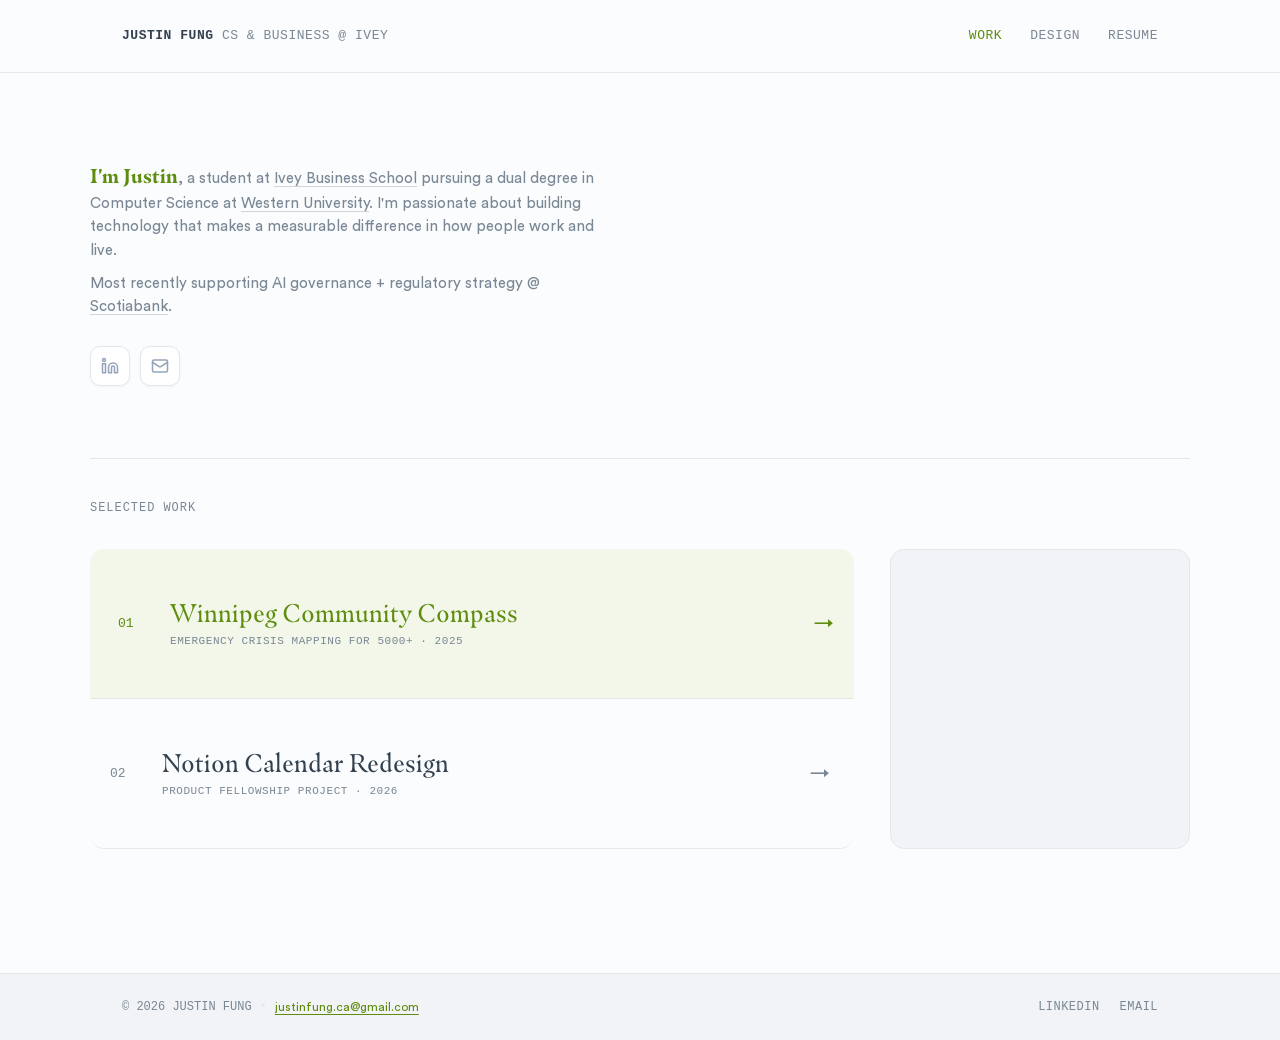
<file: index.html>
<!doctype html>
<html lang="en">
<head>
  <meta charset="UTF-8" />
  <meta name="viewport" content="width=device-width, initial-scale=1.0" />
  <title>Portfolio | Justin Fung</title>
  <meta name="description" content="Justin Fung – CS &amp; Business @ Ivey. Selected design and product management work." />
  
  <!-- Open Graph / Link Previews (iMessage, LinkedIn, Slack, Discord, etc.) -->
  <meta property="og:type" content="website" />
  <meta property="og:url" content="https://justinfung.ca/" />
  <meta property="og:title" content="Portfolio | Justin Fung" />
  <meta property="og:description" content="Justin Fung – CS &amp; Business @ Ivey. Selected design and product management work." />
  <meta property="og:site_name" content="Justin Fung" />

  <!-- Twitter Cards -->
  <meta name="twitter:card" content="summary" />
  <meta name="twitter:title" content="Portfolio | Justin Fung" />
  <meta name="twitter:description" content="Justin Fung – CS &amp; Business @ Ivey. Selected design and product management work." />
  
  <link rel="stylesheet" href="css/theme.css" />
  <link rel="stylesheet" href="css/fonts.css" />
  <link rel="stylesheet" href="css/layout.css" />
</head>
<body>

  <div id="site-header"></div>

  <main>

    <section class="hero wrap">
      <div class="hero-row">
        <div class="hero-body-text">
          <p class="hero-paragraph">
            <span class="hero-name">I'm Justin</span>, a student at <a href="http://ivey.uwo.ca/" target="_blank" rel="noopener" class="hero-link">Ivey Business School</a> pursuing a dual degree in Computer Science at <a href="https://uwo.ca" target="_blank" rel="noopener" class="hero-link">Western University</a>. I'm passionate about building technology that makes a measurable difference in how people work and live.
          </p>
          <p class="hero-paragraph">
            Most recently supporting AI governance + regulatory strategy @ <a href="https://www.scotiabank.com" target="_blank" rel="noopener" class="hero-link">Scotiabank</a>.
          </p>
          <div class="hero-social-buttons">
            <a href="https://linkedin.com/in/-justinfung" target="_blank" rel="noopener" class="social-icon-btn" aria-label="LinkedIn">
              <svg width="18" height="18" viewBox="0 0 24 24" fill="none" stroke="currentColor" stroke-width="2" stroke-linecap="round" stroke-linejoin="round">
                <path d="M16 8a6 6 0 0 1 6 6v7h-4v-7a2 2 0 0 0-2-2 2 2 0 0 0-2 2v7h-4v-7a6 6 0 0 1 6-6z"></path>
                <rect x="2" y="9" width="4" height="12"></rect>
                <circle cx="4" cy="4" r="2"></circle>
              </svg>
            </a>
            <div class="copy-email-wrapper">
              <button class="social-icon-btn copy-email-btn" data-email="justinfung.ca@gmail.com" type="button" aria-label="Copy Email">
                <svg width="18" height="18" viewBox="0 0 24 24" fill="none" stroke="currentColor" stroke-width="2" stroke-linecap="round" stroke-linejoin="round">
                  <rect width="20" height="16" x="2" y="4" rx="2"></rect>
                  <path d="m22 7-8.97 5.7a1.94 1.94 0 0 1-2.06 0L2 7"></path>
                </svg>
              </button>
              <span class="copy-tooltip">COPY TO CLIPBOARD</span>
            </div>
          </div>
        </div>
        
        <!-- Experience Section (Preserved for future use)
        <div class="hero-experience">
          <p class="section-label">Experience</p>
          <ol class="journey-list">
            <li>
              <span class="journey-year">2026</span>
              <span class="journey-dot"></span>
              <div class="journey-detail">
                <strong>Scotiabank</strong>
                <span>Program Management Intern</span>
              </div>
            </li>
            <li>
              <span class="journey-year">2025</span>
              <span class="journey-dot"></span>
              <div class="journey-detail">
                <strong>Ivey Product Society</strong>
                <span>Product Fellow</span>
              </div>
            </li>
          </ol>
        </div>
        -->
      </div>
    </section>

    
    <section class="work wrap" id="work">
      <p class="section-label">Selected Work</p>
      <div class="work-layout">

        <!-- Left Column: Interactive Project List -->
        <ul class="work-list">
          <li class="work-row active" data-index="0">
            <a href="projects/winnipeg-community-compass.html">
              <span class="work-index">01</span>
              <div class="work-info">
                <span class="work-title">Winnipeg Community Compass</span>
                <span class="work-tags">EMERGENCY CRISIS MAPPING FOR 5000+ &middot; 2025</span>
              </div>
              <span class="work-arrow" aria-hidden="true">&rarr;</span>
            </a>
          </li>
          <li class="work-row" data-index="1">
            <a href="projects/notion-calendar.html">
              <span class="work-index">02</span>
              <div class="work-info">
                <span class="work-title">Notion Calendar Redesign</span>
                <span class="work-tags">PRODUCT FELLOWSHIP PROJECT &middot; 2026</span>
              </div>
              <span class="work-arrow" aria-hidden="true">&rarr;</span>
            </a>
          </li>
        </ul>

        <!-- Right Column: Large Vertical Preview -->
        <div class="work-slider" aria-hidden="true">
          <div class="work-slide active" data-index="0">
            <video autoplay loop muted playsinline>
              <source src="projects/media/home/winnipeg-compass.mp4" type="video/mp4" />
            </video>
          </div>
          <div class="work-slide" data-index="1">
            <video autoplay loop muted playsinline>
              <source src="projects/media/home/notion-calendar.mp4" type="video/mp4" />
            </video>
          </div>
        </div>

      </div>
    </section>

  </main>

  <div id="site-footer"></div>

  <script src="js/components.js?v=2"></script>
  <script src="js/main.js"></script>
</body>
</html>
</file>
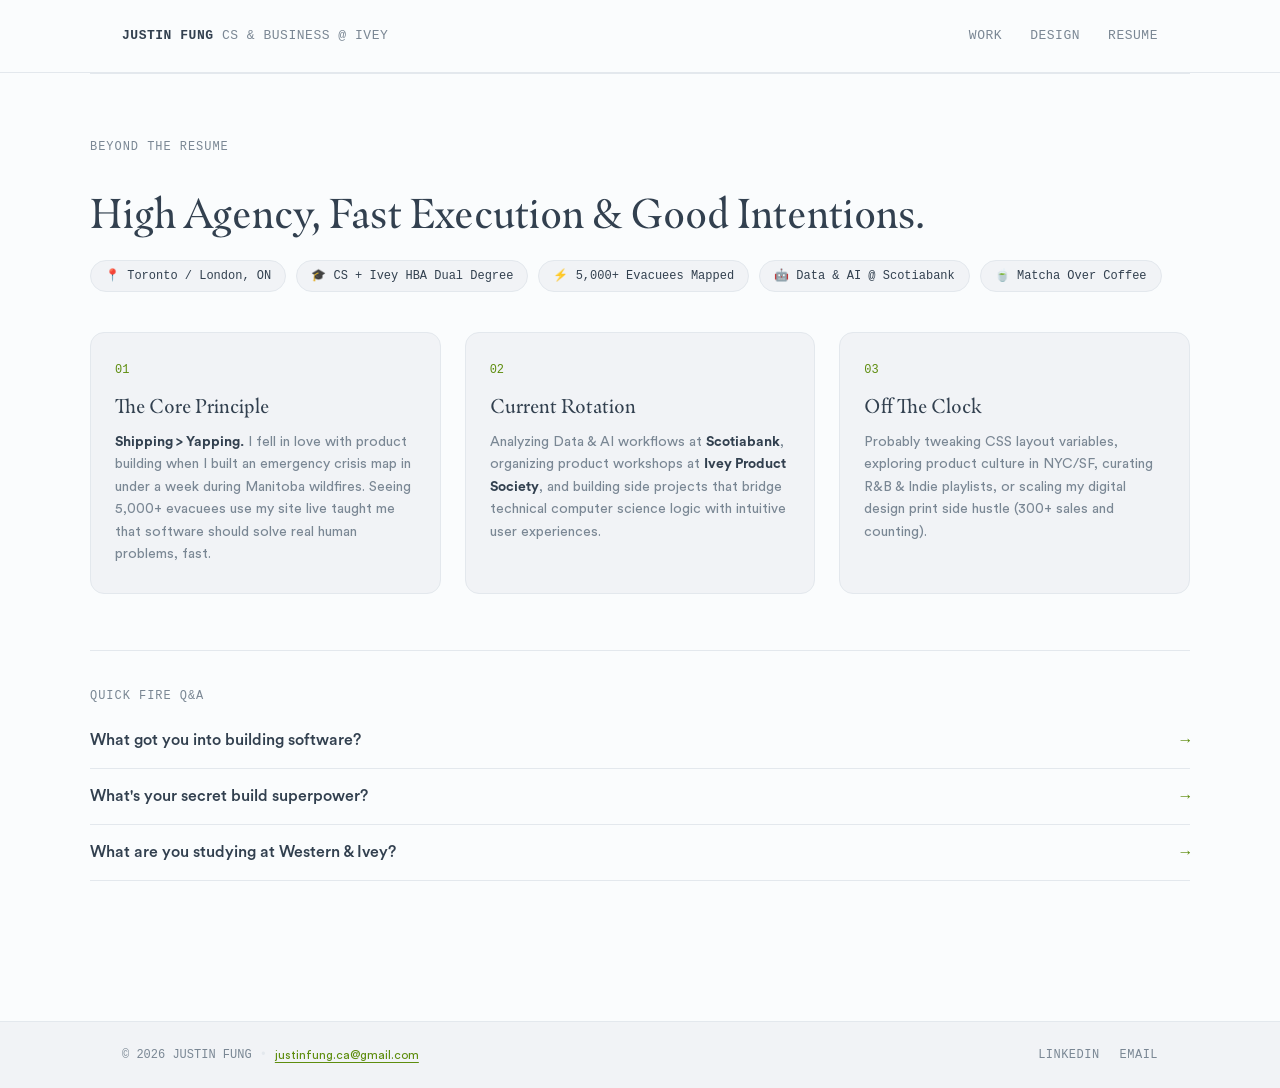
<file: about.html>
<!doctype html>
<html lang="en">
<head>
  <meta charset="UTF-8" />
  <meta name="viewport" content="width=device-width, initial-scale=1.0" />
  <title>About | Justin Fung</title>
  <link rel="stylesheet" href="css/theme.css" />
  <link rel="stylesheet" href="css/fonts.css" />
  <link rel="stylesheet" href="css/layout.css" />
</head>
<body>

  <div id="site-header"></div>

  <main>

    <!-- About Section (Gen Z Editorial) -->
    <section class="about wrap" id="about-page">
      <p class="section-label">Beyond the Resume</p>
      
      <div class="about-header">
        <h2 class="about-headline">High Agency, Fast Execution &amp; Good Intentions.</h2>
        <div class="about-tags">
          <span class="about-pill">📍 Toronto / London, ON</span>
          <span class="about-pill">🎓 CS + Ivey HBA Dual Degree</span>
          <span class="about-pill">⚡ 5,000+ Evacuees Mapped</span>
          <span class="about-pill">🤖 Data &amp; AI @ Scotiabank</span>
          <span class="about-pill">🍵 Matcha Over Coffee</span>
        </div>
      </div>

      <div class="about-grid">
        <div class="about-card">
          <span class="about-card-num">01</span>
          <h3>The Core Principle</h3>
          <p>
            <strong>Shipping > Yapping.</strong> I fell in love with product building when I built an emergency crisis map in under a week during Manitoba wildfires. Seeing 5,000+ evacuees use my site live taught me that software should solve real human problems, fast.
          </p>
        </div>

        <div class="about-card">
          <span class="about-card-num">02</span>
          <h3>Current Rotation</h3>
          <p>
            Analyzing Data &amp; AI workflows at <strong>Scotiabank</strong>, organizing product workshops at <strong>Ivey Product Society</strong>, and building side projects that bridge technical computer science logic with intuitive user experiences.
          </p>
        </div>

        <div class="about-card">
          <span class="about-card-num">03</span>
          <h3>Off The Clock</h3>
          <p>
            Probably tweaking CSS layout variables, exploring product culture in NYC/SF, curating R&amp;B &amp; Indie playlists, or scaling my digital design print side hustle (300+ sales and counting).
          </p>
        </div>
      </div>

      <!-- Quick Fire Q&A Accordion -->
      <div class="about-qa">
        <p class="section-label" style="margin-bottom: 8px;">Quick Fire Q&amp;A</p>
        
        <div class="qa-item">
          <button class="qa-question" type="button">
            <span>What got you into building software?</span>
            <span class="qa-arrow">&rarr;</span>
          </button>
          <div class="qa-answer">
            I built my first emergency crisis map (Winnipeg Community Compass) during Manitoba wildfires. Seeing thousands of evacuees find shelter live on my site made me fall in love with intentional, high-impact product building.
          </div>
        </div>

        <div class="qa-item">
          <button class="qa-question" type="button">
            <span>What's your secret build superpower?</span>
            <span class="qa-arrow">&rarr;</span>
          </button>
          <div class="qa-answer">
            Turning complex technical requirements into clean, intuitive UI in under 24 hours without design system bloat.
          </div>
        </div>

        <div class="qa-item">
          <button class="qa-question" type="button">
            <span>What are you studying at Western &amp; Ivey?</span>
            <span class="qa-arrow">&rarr;</span>
          </button>
          <div class="qa-answer">
            Pursuing a dual degree in Computer Science (BSc) at Western University and Business Administration (HBA) at Ivey Business School.
          </div>
        </div>
      </div>
    </section>

  </main>

  <div id="site-footer"></div>

  <script src="js/components.js?v=2"></script>
  <script src="js/main.js"></script>
</body>
</html>
</file>
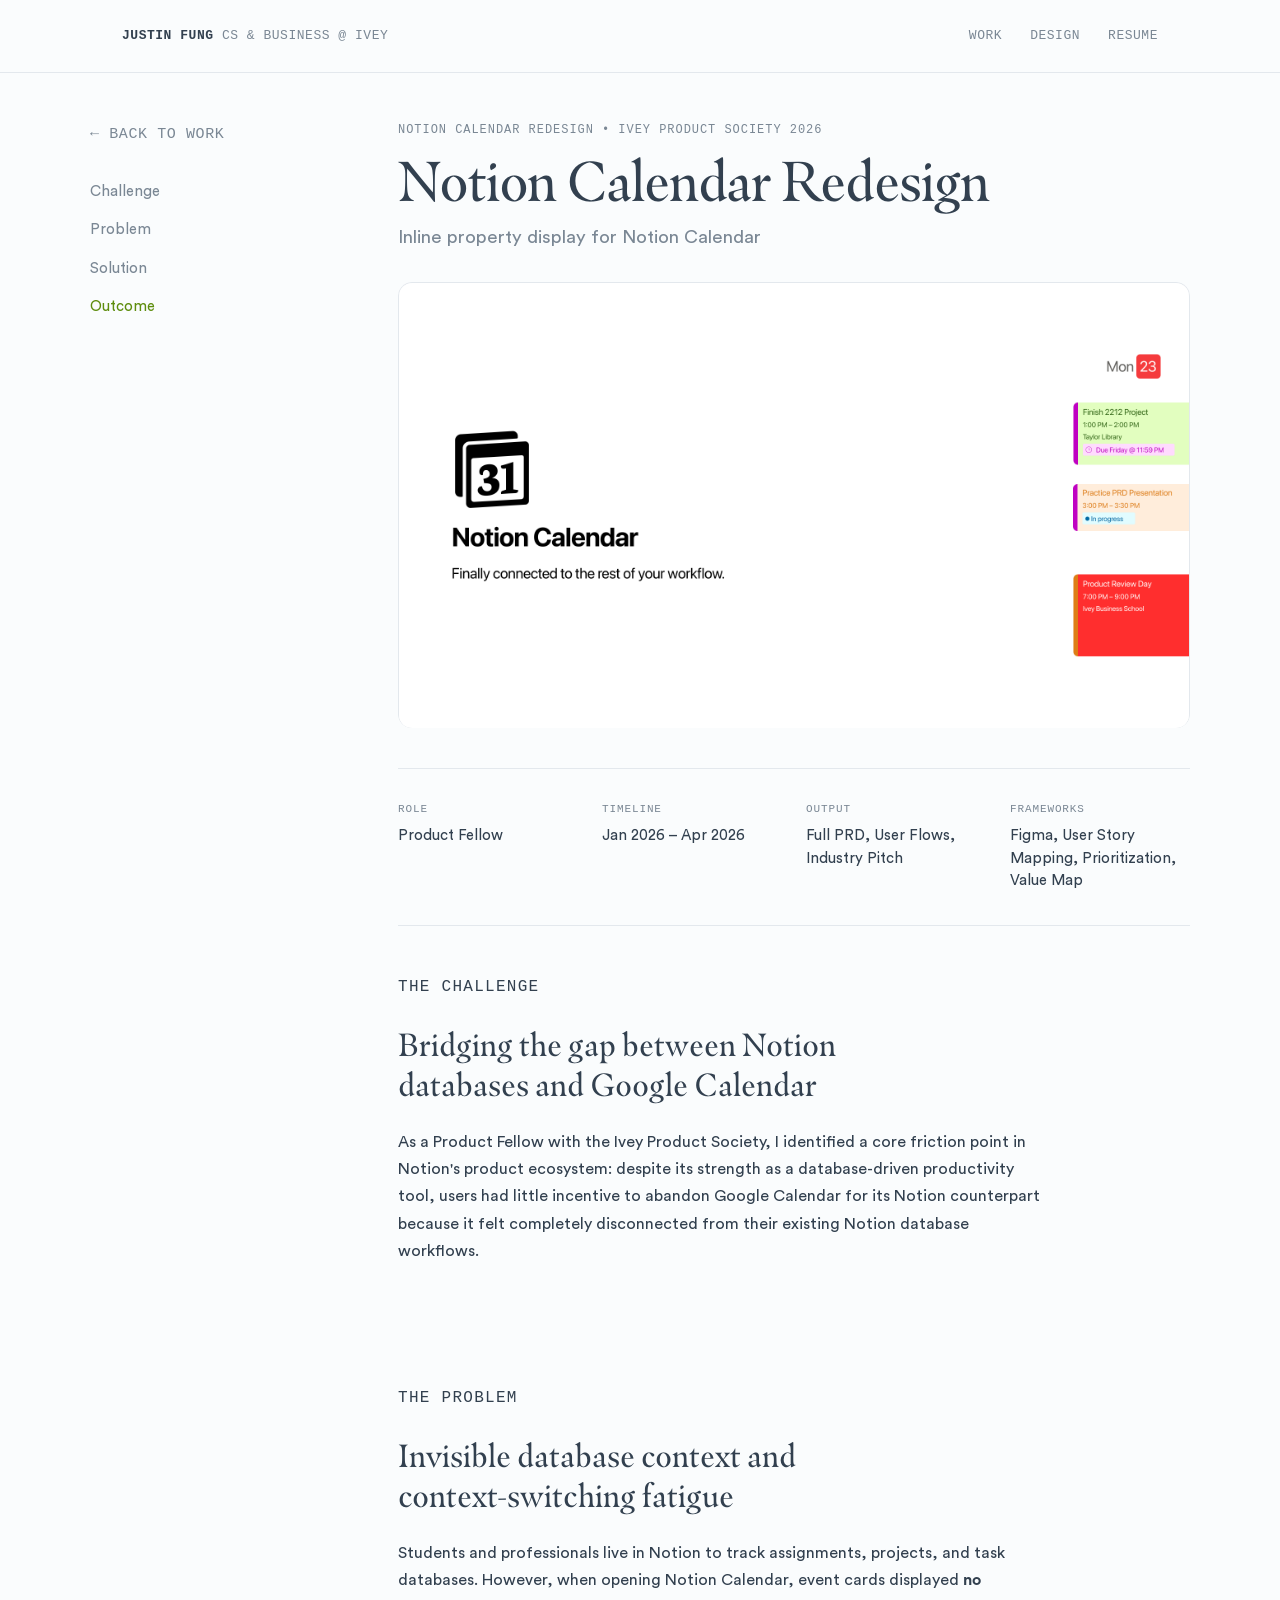
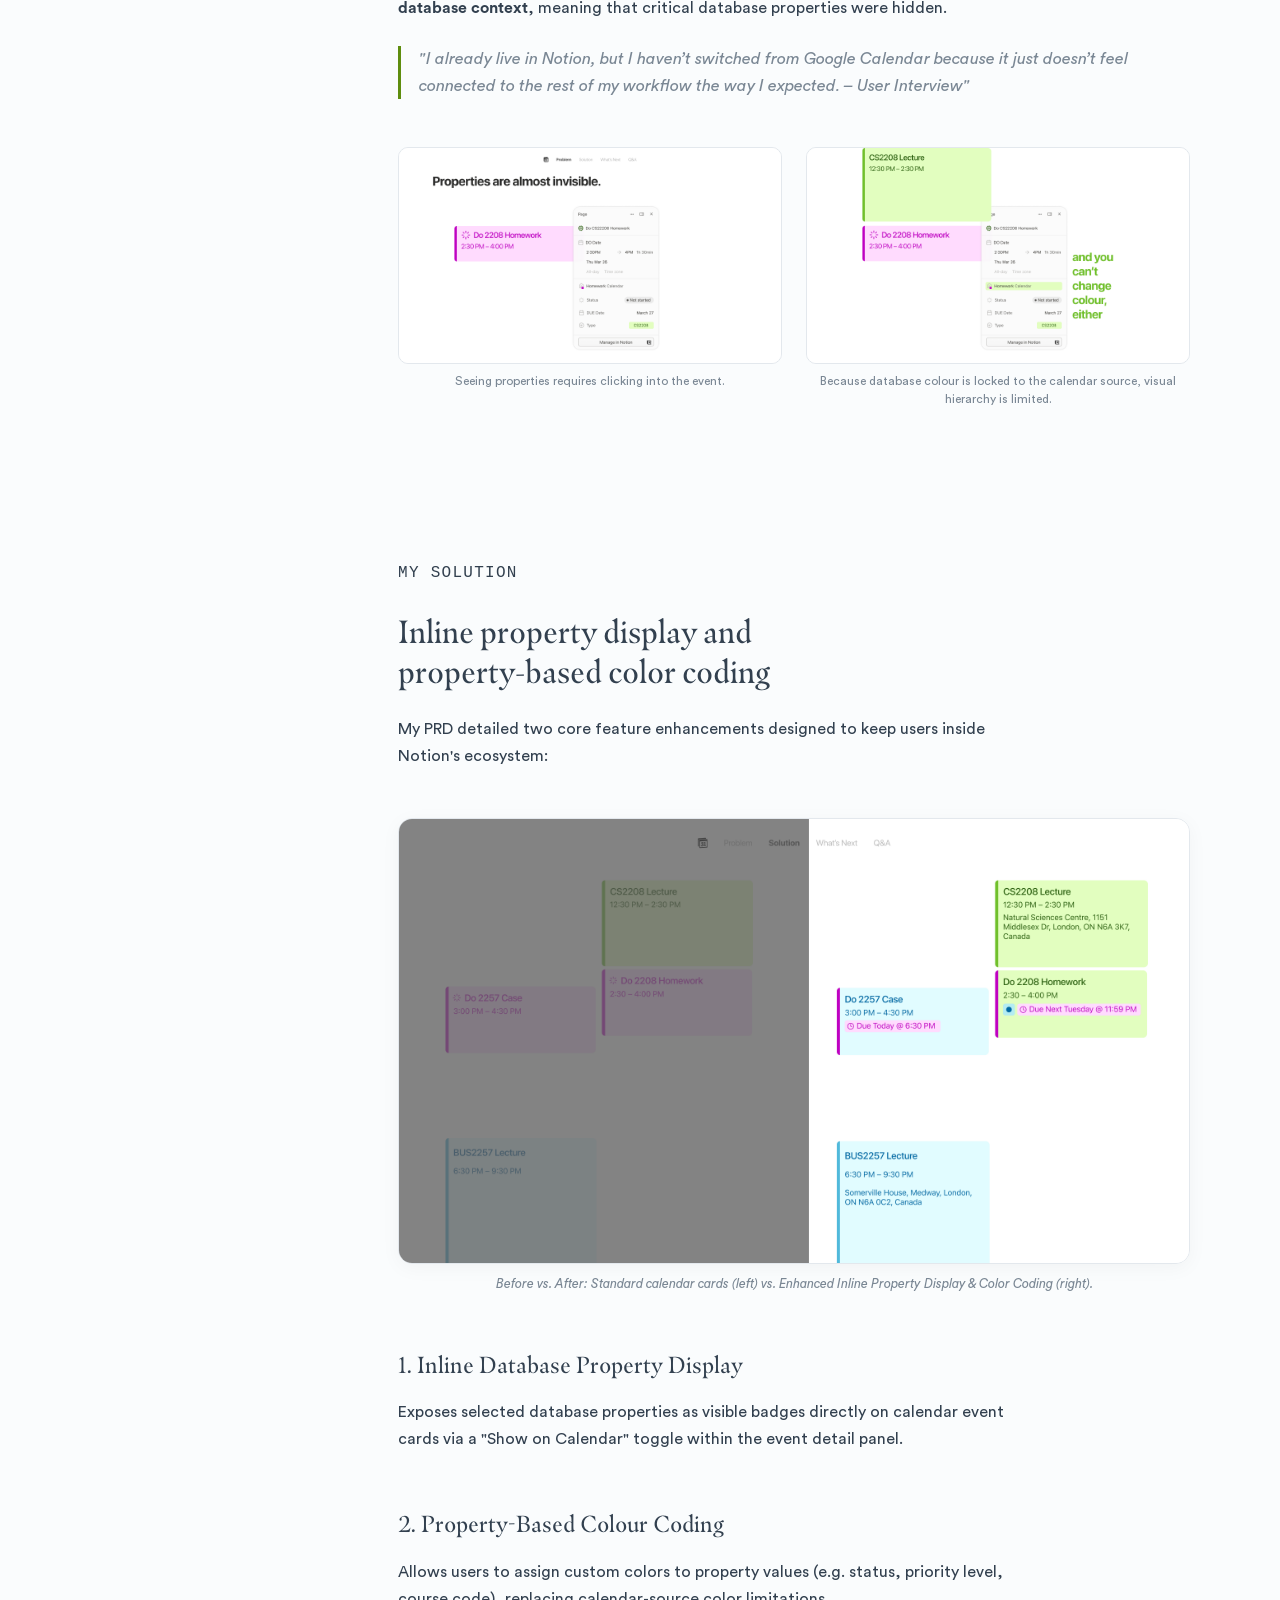
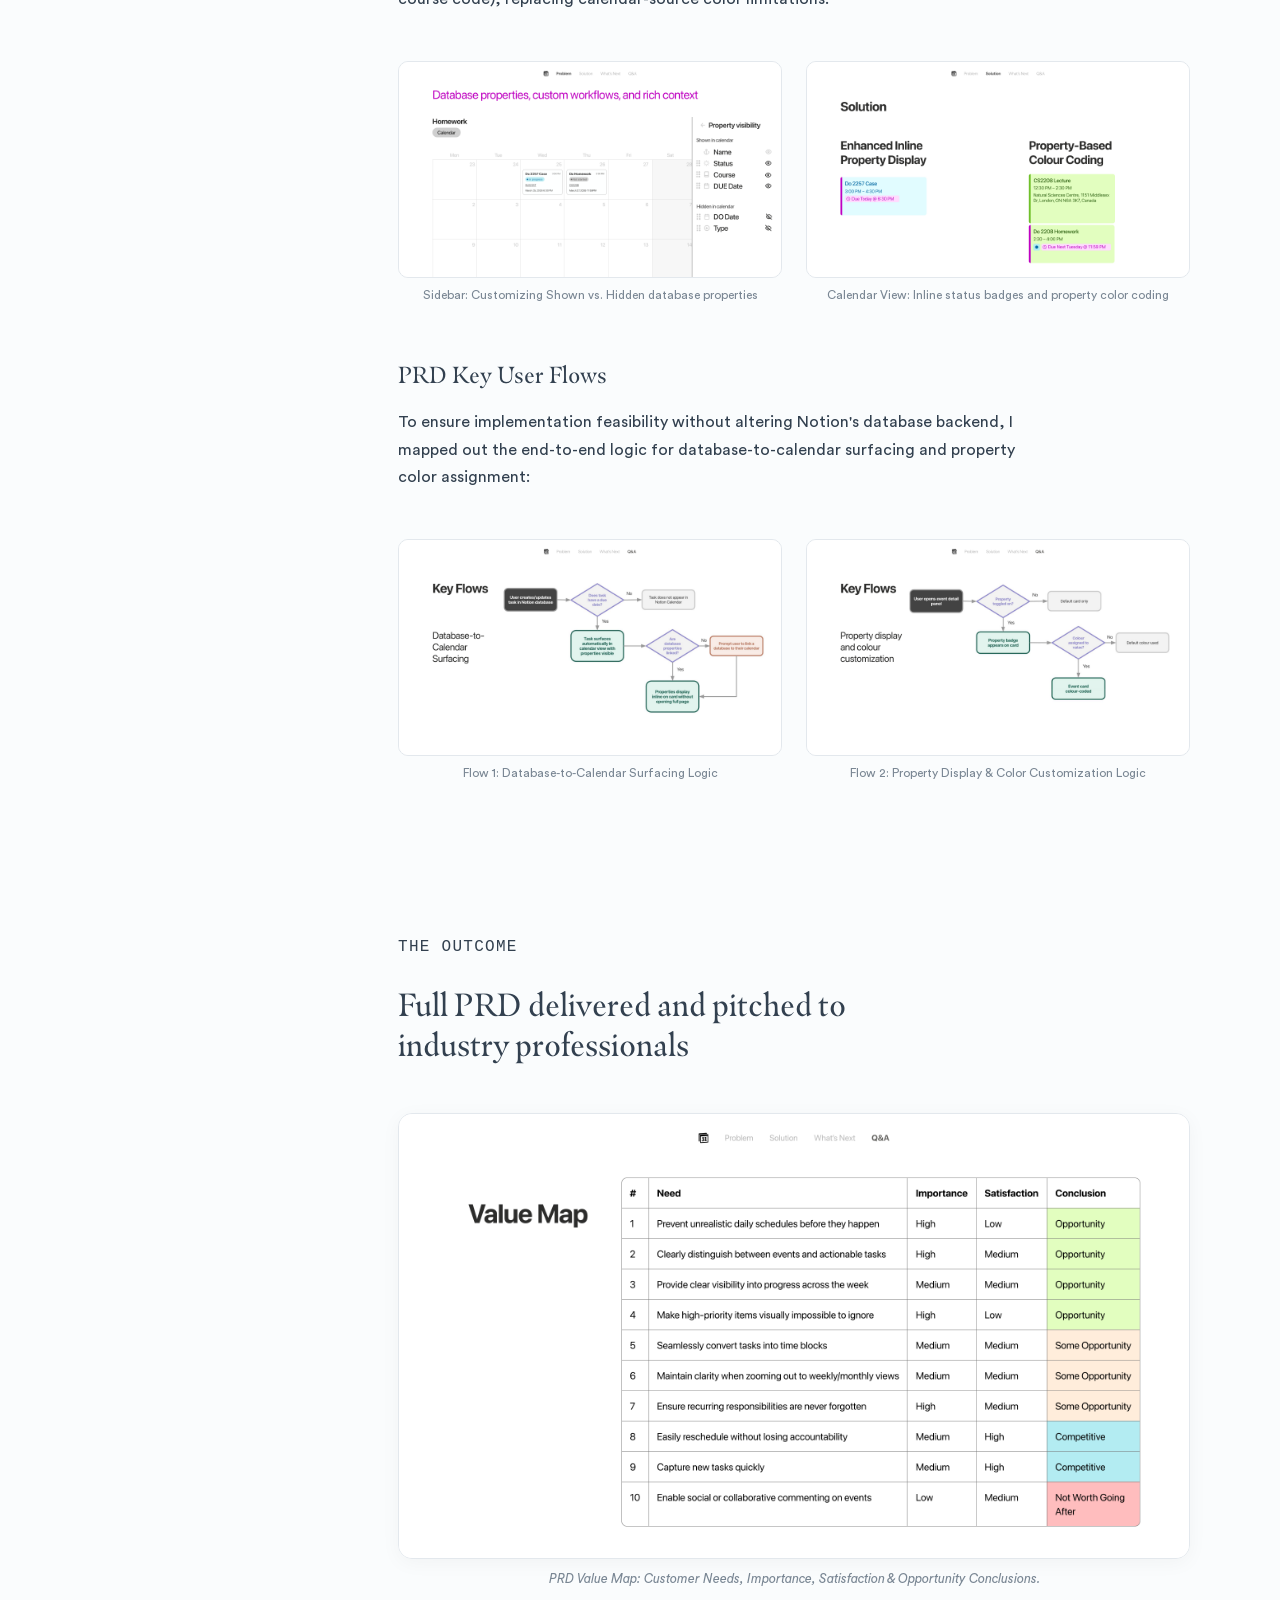
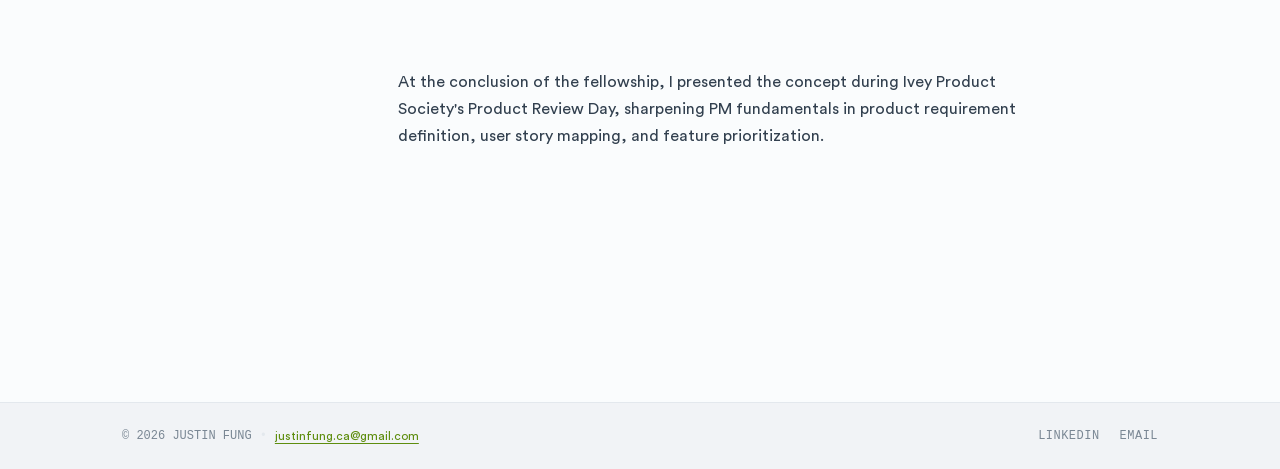
<file: projects/notion-calendar.html>
<!doctype html>
<html lang="en">
<head>
  <meta charset="UTF-8" />
  <meta name="viewport" content="width=device-width, initial-scale=1.0" />
  <title>Notion Calendar Redesign | Justin Fung</title>
  <link rel="stylesheet" href="../css/theme.css" />
  <link rel="stylesheet" href="../css/fonts.css" />
  <link rel="stylesheet" href="../css/layout.css" />
</head>
<body>

  <div id="site-header"></div>

  <main class="wrap project-layout">

    <aside class="project-toc">
      <a class="back-link" href="../index.html">&larr; Back to Work</a>
      <ol>
        <li><a href="#challenge">Challenge</a></li>
        <li><a href="#problem">Problem</a></li>
        <li><a href="#solution">Solution</a></li>
        <li><a href="#outcome">Outcome</a></li>
      </ol>
    </aside>

    <article>
      <p class="project-eyebrow">NOTION CALENDAR REDESIGN &bull; IVEY PRODUCT SOCIETY 2026</p>
      <h1 class="project-title">Notion Calendar Redesign</h1>
      <p style="font-size: 1.15rem; color: var(--color-text-muted); margin-top: -20px; margin-bottom: 32px; line-height: 1.4;">
        Inline property display for Notion Calendar
      </p>

      <!-- Hero Screenshot directly from uploaded Slide Deck -->
      <div class="project-hero">
        <img 
          src="media/notion-calendar/hero-slide.png" 
          alt="Notion Calendar PRD Hero Presentation Slide" 
          style="width: 100%; border-radius: var(--radius); border: 1px solid var(--color-border); box-shadow: 0 8px 30px rgba(0, 0, 0, 0.06);"
        />
      </div>

      <dl class="project-meta">
        <div>
          <dt>Role</dt>
          <dd>Product Fellow</dd>
        </div>
        <div>
          <dt>Timeline</dt>
          <dd>Jan 2026 – Apr 2026</dd>
        </div>
        <div>
          <dt>Output</dt>
          <dd>Full PRD, User Flows, Industry Pitch</dd>
        </div>
        <div>
          <dt>Frameworks</dt>
          <dd>Figma, User Story Mapping, Prioritization, Value Map</dd>
        </div>
      </dl>

      <!-- SECTION 1: CHALLENGE -->
      <section id="challenge" class="project-section">
        <p class="project-eyebrow">The Challenge</p>
        <h2>Bridging the gap between Notion databases and Google Calendar</h2>
        <p>
          As a Product Fellow with the Ivey Product Society, I identified a core friction point in Notion's product ecosystem: despite its strength as a database-driven productivity tool, users had little incentive to abandon Google Calendar for its Notion counterpart because it felt completely disconnected from their existing Notion database workflows.
        </p>
      </section>

      <!-- SECTION 2: PROBLEM -->
      <section id="problem" class="project-section">
        <p class="project-eyebrow">The Problem</p>
        <h2>Invisible database context and context-switching fatigue</h2>
        <p>
          Students and professionals live in Notion to track assignments, projects, and task databases. However, when opening Notion Calendar, event cards displayed <strong>no database context</strong>, meaning that critical database properties were hidden.
        </p>

        <blockquote style="border-left: 3px solid var(--color-accent); padding-left: 18px; margin: 24px 0; font-style: italic; color: var(--color-text-muted); font-size: 1.05rem;">
          "I already live in Notion, but I haven’t switched from Google Calendar because it just doesn’t feel connected to the rest of my workflow the way I expected. – User Interview"
        </blockquote>

        <!-- Problem Slide Deck Screenshots -->
        <div class="project-media-grid">
          <div>
            <img src="media/notion-calendar/problem-invisible.png" alt="Notion Calendar Problem: Properties are almost invisible" style="width: 100%; border-radius: 10px; border: 1px solid var(--color-border);" />
            <span style="font-size: 12px; color: var(--color-text-muted); display: block; margin-top: 8px; text-align: center;">Seeing properties requires clicking into the event.</span>
          </div>
          <div>
            <img src="media/notion-calendar/problem-color.png" alt="Notion Calendar Problem: Cannot change color by property" style="width: 100%; border-radius: 10px; border: 1px solid var(--color-border);" />
            <span style="font-size: 12px; color: var(--color-text-muted); display: block; margin-top: 8px; text-align: center;">Because database colour is locked to the calendar source, visual hierarchy is limited.</span>
          </div>
        </div>
      </section>

      <!-- SECTION 3: SOLUTION -->
      <section id="solution" class="project-section">
        <p class="project-eyebrow">MY Solution</p>
        <h2>Inline property display and property-based color coding</h2>
        <p>
          My PRD detailed two core feature enhancements designed to keep users inside Notion's ecosystem:
        </p>

        <!-- Solution Side-by-Side Comparison Slide Screenshot -->
        <div class="project-figure">
          <img src="media/notion-calendar/solution-comparison.png" alt="Notion Calendar Solution Comparison" style="width: 100%; border-radius: var(--radius); border: 1px solid var(--color-border); box-shadow: 0 4px 20px rgba(0,0,0,0.04);" />
          <span style="font-size: 13px; color: var(--color-text-muted); display: block; margin-top: 10px; font-style: italic; text-align: center;">Before vs. After: Standard calendar cards (left) vs. Enhanced Inline Property Display &amp; Color Coding (right).</span>
        </div>

        <h3>1. Inline Database Property Display</h3>
        <p>
          Exposes selected database properties as visible badges directly on calendar event cards via a "Show on Calendar" toggle within the event detail panel.
        </p>

        <h3>2. Property-Based Colour Coding</h3>
        <p>
          Allows users to assign custom colors to property values (e.g. status, priority level, course code), replacing calendar-source color limitations.
        </p>

        <!-- Property Visibility & Inline Display Screenshots -->
        <div class="project-media-grid">
          <div>
            <img src="media/notion-calendar/property-panel.png" alt="Property Visibility Panel Mockup" style="width: 100%; border-radius: 10px; border: 1px solid var(--color-border);" />
            <span style="font-size: 12px; color: var(--color-text-muted); display: block; margin-top: 8px; text-align: center;">Sidebar: Customizing Shown vs. Hidden database properties</span>
          </div>
          <div>
            <img src="media/notion-calendar/inline-display.png" alt="Inline Property Display and Color Coding" style="width: 100%; border-radius: 10px; border: 1px solid var(--color-border);" />
            <span style="font-size: 12px; color: var(--color-text-muted); display: block; margin-top: 8px; text-align: center;">Calendar View: Inline status badges and property color coding</span>
          </div>
        </div>

        <!-- Interactive Notion Calendar Feature Previews -->
        <div class="interactive-preview-widget" style="display: none;">
          <div class="preview-header">
            <div class="preview-title-group">
              <span class="preview-badge">Interactive PRD Prototype</span>
              <h3>Live Interface &amp; Feature Previews</h3>
            </div>
            <div class="preview-tabs">
              <button class="tab-btn active" data-tab="cards">🗓️ Inline Event Badges</button>
              <button class="tab-btn" data-tab="toggle">⚙️ Property Visibility Toggle</button>
              <button class="tab-btn" data-tab="valuemap">📊 Value Map &amp; Need Matrix</button>
            </div>
          </div>

          <!-- TAB 1: Inline Event Badges -->
          <div class="tab-content active" id="tab-cards">
            <p style="font-size: 13px; color: var(--color-text-muted); margin-bottom: 16px;">
              Simulated Notion Calendar view showing inline database property badges and custom property color-coding:
            </p>
            <div class="mock-results" style="gap: 14px;">

              <div class="mock-result-item" style="border-left: 4px solid #5cb85c; background: #f9fdf9;">
                <div class="result-header">
                  <strong style="font-size: 15px;">CS2208 Lecture</strong>
                  <span class="res-dist">12:30 PM – 2:30 PM</span>
                </div>
                <span class="res-meta">Natural Sciences Centre &bull; Course: CS2208</span>
              </div>

              <div class="mock-result-item" style="border-left: 4px solid #007bff; background: #f4f8ff;">
                <div class="result-header">
                  <strong style="font-size: 15px;">Do 2257 Case</strong>
                  <span class="res-dist">3:00 PM – 4:30 PM</span>
                </div>
                <div style="display: flex; gap: 8px; align-items: center; margin-top: 6px; flex-wrap: wrap;">
                  <span style="background: #007bff; color: #fff; font-size: 11px; padding: 2px 8px; border-radius: 12px; font-weight: 600;">● In Progress</span>
                  <span style="background: #fce4ec; color: #c2185b; font-size: 11px; padding: 2px 8px; border-radius: 12px; font-weight: 600;">🕒 Due Today @ 6:30 PM</span>
                  <span style="font-size: 12px; color: var(--color-text-muted);">BUS2257</span>
                </div>
              </div>

              <div class="mock-result-item" style="border-left: 4px solid #f0ad4e; background: #fffdf9;">
                <div class="result-header">
                  <strong style="font-size: 15px;">Do 2208 Homework</strong>
                  <span class="res-dist">2:30 PM – 4:00 PM</span>
                </div>
                <div style="display: flex; gap: 8px; align-items: center; margin-top: 6px; flex-wrap: wrap;">
                  <span style="background: #6c757d; color: #fff; font-size: 11px; padding: 2px 8px; border-radius: 12px; font-weight: 600;">● Not Started</span>
                  <span style="background: #e8f5e9; color: #2e7d32; font-size: 11px; padding: 2px 8px; border-radius: 12px; font-weight: 600;">🕒 Due Next Tuesday @ 11:59 PM</span>
                  <span style="font-size: 12px; color: var(--color-text-muted);">CS2208</span>
                </div>
              </div>

            </div>
          </div>

          <!-- TAB 2: Property Visibility Toggle Mockup -->
          <div class="tab-content" id="tab-toggle">
            <div class="preview-card-grid">
              <div class="mock-modal" style="background: #ffffff;">
                <h4 style="margin: 0 0 12px; font-size: 15px; color: var(--color-text);">← Property Visibility Sidebar</h4>
                <p style="font-size: 12px; margin-bottom: 12px;">Toggle which database properties appear inline on calendar event cards:</p>
                <div style="display: flex; flex-direction: column; gap: 8px; font-size: 13px;">
                  <div style="display: flex; justify-content: space-between; padding: 6px; background: #f8f9fa; border-radius: 6px;">
                    <span>⚓ Name</span>
                    <span style="color: var(--color-accent); font-weight: 600;">👁️ Shown</span>
                  </div>
                  <div style="display: flex; justify-content: space-between; padding: 6px; background: #f8f9fa; border-radius: 6px;">
                    <span>❇️ Status</span>
                    <span style="color: var(--color-accent); font-weight: 600;">👁️ Shown</span>
                  </div>
                  <div style="display: flex; justify-content: space-between; padding: 6px; background: #f8f9fa; border-radius: 6px;">
                    <span>📑 Course</span>
                    <span style="color: var(--color-accent); font-weight: 600;">👁️ Shown</span>
                  </div>
                  <div style="display: flex; justify-content: space-between; padding: 6px; background: #f8f9fa; border-radius: 6px;">
                    <span>📅 DUE Date</span>
                    <span style="color: var(--color-accent); font-weight: 600;">👁️ Shown</span>
                  </div>
                  <div style="display: flex; justify-content: space-between; padding: 6px; opacity: 0.5;">
                    <span>🗓️ DO Date</span>
                    <span>🙈 Hidden</span>
                  </div>
                  <div style="display: flex; justify-content: space-between; padding: 6px; opacity: 0.5;">
                    <span>🏷️ Type</span>
                    <span>🙈 Hidden</span>
                  </div>
                </div>
              </div>
              <div class="mock-results">
                <div class="mock-result-item">
                  <strong>Zero-Click Context Access</strong>
                  <p style="font-size: 13px; color: var(--color-text-muted); margin-top: 6px; line-height: 1.5;">
                    By controlling property visibility in the sidebar, users see priority, status, and course code without having to open individual Notion page popups.
                  </p>
                </div>
              </div>
            </div>
          </div>

          <!-- TAB 3: Value Map & Need Matrix -->
          <div class="tab-content" id="tab-valuemap">
            <div class="mock-subbar">
              <h4 style="margin: 0 0 12px; font-size: 15px;">PRD Need &amp; Opportunity Analysis</h4>
              <div style="display: flex; flex-direction: column; gap: 8px; font-size: 13px;">
                <div style="display: flex; justify-content: space-between; padding: 8px 12px; background: #eafaf1; border-radius: 6px; border-left: 3px solid #218838;">
                  <span>1. Prevent unrealistic daily schedules before they happen</span>
                  <strong style="color: #218838;">High Importance / Low Sat &rarr; Top Opportunity</strong>
                </div>
                <div style="display: flex; justify-content: space-between; padding: 8px 12px; background: #eafaf1; border-radius: 6px; border-left: 3px solid #218838;">
                  <span>2. Clearly distinguish between events &amp; actionable tasks</span>
                  <strong style="color: #218838;">High Importance &rarr; Opportunity</strong>
                </div>
                <div style="display: flex; justify-content: space-between; padding: 8px 12px; background: #eafaf1; border-radius: 6px; border-left: 3px solid #218838;">
                  <span>3. Make high-priority items visually impossible to ignore</span>
                  <strong style="color: #218838;">High Importance / Low Sat &rarr; Top Opportunity</strong>
                </div>
              </div>
            </div>
          </div>
        </div>

        <h3>PRD Key User Flows</h3>
        <p>
          To ensure implementation feasibility without altering Notion's database backend, I mapped out the end-to-end logic for database-to-calendar surfacing and property color assignment:
        </p>

        <!-- Key Flows Screenshots -->
        <div class="project-media-grid">
          <div>
            <img src="media/notion-calendar/flow-surfacing.png" alt="Flow 1: Database-to-Calendar Surfacing Flowchart" style="width: 100%; border-radius: 10px; border: 1px solid var(--color-border);" />
            <span style="font-size: 12px; color: var(--color-text-muted); display: block; margin-top: 8px; text-align: center;">Flow 1: Database-to-Calendar Surfacing Logic</span>
          </div>
          <div>
            <img src="media/notion-calendar/flow-customization.png" alt="Flow 2: Property Display & Colour Customization Flowchart" style="width: 100%; border-radius: 10px; border: 1px solid var(--color-border);" />
            <span style="font-size: 12px; color: var(--color-text-muted); display: block; margin-top: 8px; text-align: center;">Flow 2: Property Display &amp; Color Customization Logic</span>
          </div>
        </div>
      </section>

      <!-- SECTION 4: OUTCOME -->
      <section id="outcome" class="project-section">
        <p class="project-eyebrow">The Outcome</p>
        <h2>Full PRD delivered and pitched to industry professionals</h2>

        <!-- Value Map Table Screenshot -->
        <div class="project-figure">
          <img src="media/notion-calendar/value-map.png" alt="PRD Value Map & Opportunity Analysis Table" style="width: 100%; border-radius: var(--radius); border: 1px solid var(--color-border); box-shadow: 0 4px 20px rgba(0,0,0,0.04);" />
          <span style="font-size: 13px; color: var(--color-text-muted); display: block; margin-top: 10px; font-style: italic; text-align: center;">PRD Value Map: Customer Needs, Importance, Satisfaction &amp; Opportunity Conclusions.</span>
        </div>

        <br />
        
        <p>
          At the conclusion of the fellowship, I presented the concept during Ivey Product Society's Product Review Day, sharpening PM fundamentals in product requirement definition, user story mapping, and feature prioritization.
        </p>
      </section>

    </article>

  </main>

  <div id="site-footer"></div>

  <script src="../js/components.js?v=2"></script>
  <script src="../js/main.js"></script>
</body>
</html>
</file>
<file: css/theme.css>
/* ============================================================
   THEME — edit this file to reskin the entire site.
   Everything else (layout.css) just references these variables.
   ============================================================ */

:root {
  /* --- Base colors --- */
  --color-bg: #fafcfd;
  --color-surface: #f1f3f6;
  --color-text: #32404f;
  --color-text-muted: #7a8794;
  --color-border: #e3e8ed;

  /* --- Accent palette ---
     Swap these three to change the whole site's mood.
     They drive nav highlights, links, and the hero gradients below. */
  --color-accent: #5E8D0E;   /* Punchy Golden Olive */
  --color-accent-2: #84B827; /* Vibrant Leaf */
  --color-accent-3: #3E6305; /* Deep Forest Olive */
  --color-accent-light: #F2F7E9; /* Luminous complementary light green highlight */
  --color-accent-subtle: rgba(94, 141, 14, 0.09); /* Soft translucent green tint */

  /* --- Gradients built from the accent palette ---
     Used on project card thumbnails and case-study hero banners.
     Add more --gradient-heroN entries and reference them per-project
     if you want each case study to have its own mix. */
  --gradient-hero-1: linear-gradient(135deg, #5E8D0E 0%, #84B827 55%, #3E6305 100%);
  --gradient-hero-2: linear-gradient(135deg, #3E6305 0%, #84B827 50%, #5E8D0E 100%);
  --gradient-hero-3: linear-gradient(160deg, #84B827 0%, #5E8D0E 60%, #3E6305 100%);

  /* --- Typography --- */
  --font-serif: "Masqualero", Georgia, "Times New Roman", serif;
  --font-sans: "Circular Std", -apple-system, BlinkMacSystemFont, "Segoe UI", Helvetica, Arial, sans-serif;
  --font-mono: "SF Mono", "IBM Plex Mono", Menlo, Consolas, monospace;

  /* --- Scale --- */
  --size-h1: clamp(2.25rem, 5vw, 3.5rem);
  --size-h2: clamp(1.5rem, 3vw, 2rem);
  --radius: 14px;

  /* --- Layout --- */
  --content-max: 1100px;
  --sidebar-width: 260px;
}
</file>
<file: css/fonts.css>
/* Masqualero font family — used as the site's serif (see --font-serif in theme.css) */

@font-face {
  font-family: "Masqualero";
  src: url("../fonts/Masqualero-Light.otf") format("opentype");
  font-weight: 300;
  font-style: normal;
}
@font-face {
  font-family: "Masqualero";
  src: url("../fonts/Masqualero-LightItalic.otf") format("opentype");
  font-weight: 300;
  font-style: italic;
}
@font-face {
  font-family: "Masqualero";
  src: url("../fonts/Masqualero-Regular.otf") format("opentype");
  font-weight: 400;
  font-style: normal;
}
@font-face {
  font-family: "Masqualero";
  src: url("../fonts/Masqualero-Italic.otf") format("opentype");
  font-weight: 400;
  font-style: italic;
}
@font-face {
  font-family: "Masqualero";
  src: url("../fonts/Masqualero-DemiBold.otf") format("opentype");
  font-weight: 600;
  font-style: normal;
}
@font-face {
  font-family: "Masqualero";
  src: url("../fonts/Masqualero-DemiBoldItalic.otf") format("opentype");
  font-weight: 600;
  font-style: italic;
}
@font-face {
  font-family: "Masqualero";
  src: url("../fonts/Masqualero-Bold.otf") format("opentype");
  font-weight: 700;
  font-style: normal;
}
@font-face {
  font-family: "Masqualero";
  src: url("../fonts/Masqualero-BoldItalic.otf") format("opentype");
  font-weight: 700;
  font-style: italic;
}
@font-face {
  font-family: "Masqualero";
  src: url("../fonts/Masqualero-Black.otf") format("opentype");
  font-weight: 900;
  font-style: normal;
}
@font-face {
  font-family: "Masqualero";
  src: url("../fonts/Masqualero-BlackItalic.otf") format("opentype");
  font-weight: 900;
  font-style: italic;
}

/* Decorative variants — not mapped to a weight, use via font-family directly if wanted */
@font-face {
  font-family: "Masqualero ExtraBlack";
  src: url("../fonts/Masqualero-ExtraBlack.otf") format("opentype");
  font-weight: 400;
  font-style: normal;
}
@font-face {
  font-family: "Masqualero ExtraBlack";
  src: url("../fonts/Masqualero-ExtraBlackItalic.otf") format("opentype");
  font-weight: 400;
  font-style: italic;
}
@font-face {
  font-family: "Masqualero Stencil";
  src: url("../fonts/MasqualeroStencil-Regular.otf") format("opentype");
  font-weight: 400;
  font-style: normal;
}
@font-face {
  font-family: "Masqualero Groove";
  src: url("../fonts/MasqualeroGroove-Regular.otf") format("opentype");
  font-weight: 400;
  font-style: normal;
}

/* Circular Std — the site's sans (see --font-sans in theme.css) */

@font-face {
  font-family: "Circular Std";
  src: url("../fonts/CircularStd-Book.otf") format("opentype");
  font-weight: 400;
  font-style: normal;
}
@font-face {
  font-family: "Circular Std";
  src: url("../fonts/CircularStd-BookItalic.otf") format("opentype");
  font-weight: 400;
  font-style: italic;
}
@font-face {
  font-family: "Circular Std";
  src: url("../fonts/CircularStd-Medium.otf") format("opentype");
  font-weight: 500;
  font-style: normal;
}
@font-face {
  font-family: "Circular Std";
  src: url("../fonts/CircularStd-Bold.otf") format("opentype");
  font-weight: 700;
  font-style: normal;
}
</file>
<file: css/layout.css>
* {
  box-sizing: border-box;
}

html, body {
  width: 100%;
  max-width: 100%;
  overflow-x: hidden;
}

body {
  margin: 0;
  background: var(--color-bg);
  color: var(--color-text);
  font-family: var(--font-sans);
  line-height: 1.5;
  -webkit-font-smoothing: antialiased;
}

/* Custom Green Text Selection Highlight */
::selection {
  background: #d1e8a8;
  color: #213306;
}

::-moz-selection {
  background: #d1e8a8;
  color: #213306;
}

/* Custom Green Precision Ring Cursor - Universal Hide System */
@media (pointer: fine) {
  html, body, *, *::before, *::after,
  a, a:hover, a:active, a:focus, a:visited,
  button, button:hover, button:active, button:focus,
  input, select, textarea, [role="button"],
  .work-row, .copy-email-btn {
    cursor: none !important;
  }
}

.custom-precision-cursor {
  position: fixed;
  top: 0;
  left: 0;
  width: 14px;
  height: 14px;
  border: 2px solid var(--color-accent);
  background-color: transparent;
  border-radius: 50%;
  pointer-events: none;
  z-index: 2147483647 !important;
  transform: translate(-50%, -50%);
  transition: width 0.2s cubic-bezier(0.16, 1, 0.3, 1), 
              height 0.2s cubic-bezier(0.16, 1, 0.3, 1), 
              background-color 0.2s ease, 
              border-color 0.2s ease, 
              opacity 0.15s ease;
  will-change: transform;
}

body.cursor-hover .custom-precision-cursor {
  width: 32px;
  height: 32px;
  border-width: 1.5px;
  border-color: var(--color-accent);
  background-color: var(--color-accent-subtle);
}

body.cursor-active .custom-precision-cursor {
  width: 10px;
  height: 10px;
  border-width: 0;
  background-color: var(--color-accent);
}

a {
  color: inherit;
  text-decoration: none;
}

img {
  max-width: 100%;
  display: block;
}

#site-header,
#site-footer {
  width: 100%;
  margin: 0;
  padding: 0;
}

.wrap {
  max-width: var(--content-max);
  width: 100%;
  margin: 0 auto;
  padding: 0 32px;
}

/* ---------- Header ---------- */

.site-header {
  border-bottom: 1px solid var(--color-border);
  background: var(--color-bg);
  position: sticky;
  top: 0;
  z-index: 50;
  width: 100%;
}

.site-header .wrap {
  display: flex;
  align-items: center;
  justify-content: space-between;
  height: 72px;
  width: 100%;
}

.site-id {
  display: flex;
  align-items: baseline;
  gap: 12px;
  font-family: var(--font-mono);
  font-size: 13px;
  letter-spacing: 0.04em;
  text-transform: uppercase;
}

.site-id strong {
  color: var(--color-text);
  font-weight: 700;
}

.site-id span {
  color: var(--color-text-muted);
}

.site-nav {
  display: flex;
  gap: 28px;
  font-family: var(--font-mono);
  font-size: 13px;
  letter-spacing: 0.04em;
  text-transform: uppercase;
}

.site-nav a {
  color: var(--color-text-muted);
  transition: color 0.15s ease;
}

.site-nav a:hover,
.site-nav a.active {
  color: var(--color-accent);
}

/* ---------- Hero ---------- */

.hero {
  padding: 88px 0 72px;
  border-bottom: 1px solid var(--color-border);
}

.hero-row {
  display: flex;
  justify-content: space-between;
  align-items: center;
  gap: 48px;
}

.hero-body-text {
  font-family: var(--font-sans);
  font-size: 15px;
  line-height: 1.55;
  color: var(--color-text-muted);
  max-width: 520px;
  display: flex;
  flex-direction: column;
  justify-content: center;
}

.hero-name {
  font-family: var(--font-serif);
  font-size: 20px;
  font-weight: 700;
  color: var(--color-accent);
}

.hero-paragraph {
  margin: 0 0 10px;
}

.hero-contact-line {
  margin: 0;
}

.hero-link {
  color: var(--color-text-muted);
  text-decoration: underline;
  text-decoration-color: #d4d4d8;
  text-underline-offset: 3px;
  transition: color 0.15s ease, text-decoration-color 0.15s ease;
}

.hero-link:hover {
  color: var(--color-text);
  text-decoration-color: var(--color-text);
}

/* Copy Email Button & Floating Tooltip */

.copy-email-wrapper {
  position: relative;
  display: inline-flex;
  align-items: center;
}

.copy-email-btn {
  background: transparent;
  border: none;
  padding: 0;
  font-family: var(--font-sans);
  font-size: inherit;
  color: var(--color-accent);
  text-decoration: underline;
  text-underline-offset: 3px;
  cursor: pointer;
  transition: color 0.15s ease;
}

.copy-email-btn:hover {
  color: var(--color-text);
}

.copy-tooltip {
  position: absolute;
  bottom: calc(100% + 8px);
  left: 50%;
  transform: translateX(-50%) translateY(4px);
  background: #18181b;
  color: #ffffff;
  font-family: var(--font-mono);
  font-size: 11px;
  font-weight: 500;
  letter-spacing: 0.02em;
  padding: 5px 10px;
  border-radius: 6px;
  white-space: nowrap;
  pointer-events: none;
  opacity: 0;
  visibility: hidden;
  transition: opacity 0.2s ease, transform 0.2s ease, visibility 0.2s ease;
  box-shadow: 0 4px 12px rgba(0, 0, 0, 0.15);
  z-index: 10;
}

.copy-tooltip::after {
  content: "";
  position: absolute;
  top: 100%;
  left: 50%;
  transform: translateX(-50%);
  border-width: 4px;
  border-style: solid;
  border-color: #18181b transparent transparent transparent;
}

.copy-email-wrapper:hover .copy-tooltip,
.copy-tooltip.show {
  opacity: 1;
  visibility: visible;
  transform: translateX(-50%) translateY(0);
}

/* Hero Social & Action Buttons (Identical Rounded Cards) */

.hero-social-buttons {
  display: flex;
  align-items: center;
  gap: 10px;
  margin-top: 18px;
}

.social-icon-btn,
button.social-icon-btn,
.social-icon-btn.copy-email-btn {
  display: inline-flex;
  align-items: center;
  justify-content: center;
  width: 40px;
  height: 40px;
  border-radius: 10px;
  background: #ffffff;
  border: 1px solid var(--color-border);
  color: #94a3b8; /* faded light grey */
  box-shadow: 0 1px 3px rgba(0, 0, 0, 0.04);
  transition: all 0.2s cubic-bezier(0.16, 1, 0.3, 1);
  cursor: pointer;
  text-decoration: none;
  padding: 0;
  margin: 0;
  line-height: 1;
  outline: none;
  box-sizing: border-box;
}

.social-icon-btn svg,
button.social-icon-btn svg,
.social-icon-btn.copy-email-btn svg {
  display: block;
  width: 18px;
  height: 18px;
  color: inherit;
  stroke: currentColor;
  transition: transform 0.2s ease, color 0.2s ease;
}

.social-icon-btn:hover,
button.social-icon-btn:hover,
.social-icon-btn.copy-email-btn:hover {
  color: var(--color-text);
  border-color: #cbd5e1;
  background: #fcfcfc;
  transform: translateY(-2px);
  box-shadow: 0 4px 12px rgba(0, 0, 0, 0.08);
}

.social-icon-btn:active,
button.social-icon-btn:active,
.social-icon-btn.copy-email-btn:active {
  transform: translateY(0);
  box-shadow: 0 2px 6px rgba(0, 0, 0, 0.05);
}

.hero-experience {
  flex-shrink: 0;
  min-width: 320px;
}

.hero-experience .section-label {
  margin: 0 0 12px;
}

.hero-cta {
  display: inline-flex;
  align-items: center;
  gap: 8px;
  font-family: var(--font-sans);
  font-weight: 500;
  font-size: 14px;
  color: var(--color-text);
  border-bottom: 1px solid var(--color-text);
  padding-bottom: 3px;
  white-space: nowrap;
  transition: color 0.15s ease, border-color 0.15s ease, gap 0.15s ease;
}

.hero-cta:hover {
  color: var(--color-accent);
  border-color: var(--color-accent);
  gap: 12px;
}

/* ---------- Journey (experience) ---------- */

.section-label {
  font-family: var(--font-mono);
  font-size: 12px;
  letter-spacing: 0.08em;
  text-transform: uppercase;
  color: var(--color-text-muted);
  margin: 0 0 32px;
}

.journey {
  padding: 40px 0 48px;
}

.journey-layout {
  display: block;
  max-width: 600px;
}

.journey-list {
  list-style: none;
  margin: 0;
  padding: 0;
  position: relative;
}

.journey-list::before {
  content: "";
  position: absolute;
  left: 71px;
  top: 8px;
  bottom: 8px;
  width: 1px;
  background: var(--color-border);
}

.journey-list li {
  display: flex;
  align-items: baseline;
  gap: 24px;
  padding: 16px 0;
  position: relative;
}

.journey-year {
  width: 48px;
  flex-shrink: 0;
  font-family: var(--font-mono);
  font-size: 14px;
  color: var(--color-text-muted);
  text-align: right;
}

.journey-dot {
  position: absolute;
  left: 67px;
  top: 50%;
  transform: translateY(-50%);
  width: 9px;
  height: 9px;
  border-radius: 50%;
  background: var(--color-accent);
}

.journey-detail {
  display: flex;
  align-items: baseline;
  gap: 12px;
  padding-left: 32px;
  font-size: 16px;
}

.journey-detail span {
  color: var(--color-text-muted);
  font-size: 14px;
}

/* ---------- Work (editorial index) ---------- */

.work {
  padding: 40px 0 64px;
}

.work-layout {
  display: grid;
  grid-template-columns: 1fr minmax(240px, 300px);
  gap: 36px;
  align-items: stretch;
}

.work-list {
  list-style: none;
  margin: 0;
  padding: 0;
  display: flex;
  flex-direction: column;
  height: 100%;
  border-radius: var(--radius);
  overflow: hidden;
}

.work-row {
  flex: 1;
  display: flex;
  min-height: 100px;
}

.work-row a {
  display: grid;
  grid-template-columns: 36px 1fr 24px;
  align-items: center;
  gap: 16px;
  padding: 18px 20px;
  width: 100%;
  height: 100%;
  border-bottom: 1px solid var(--color-border);
  border-radius: 0;
  transition: background-color 0.2s ease, padding-left 0.25s ease, border-radius 0.2s ease;
}

.work-row:first-child a {
  border-top-left-radius: var(--radius);
  border-top-right-radius: var(--radius);
}

.work-row:last-child a {
  border-bottom-left-radius: var(--radius);
  border-bottom-right-radius: var(--radius);
}

.work-row.active a,
.work-row a:hover {
  background: var(--color-accent-light);
  padding-left: 28px;
}

.work-row.active .work-index,
.work-row a:hover .work-index {
  color: var(--color-accent);
}

.work-index {
  font-family: var(--font-mono);
  font-size: 13px;
  color: var(--color-text-muted);
}

.work-info {
  display: flex;
  flex-direction: column;
  gap: 4px;
}

.work-title {
  font-family: var(--font-serif);
  font-size: clamp(1.35rem, 2vw, 1.85rem);
  font-weight: 400;
  margin: 0;
  line-height: 1.25;
  transition: color 0.2s ease;
}

.work-row.active .work-title,
.work-row a:hover .work-title {
  color: var(--color-accent);
}

.work-tags {
  font-family: var(--font-mono);
  font-size: 11px;
  letter-spacing: 0.05em;
  text-transform: uppercase;
  color: var(--color-text-muted);
}

.work-arrow {
  font-family: var(--font-sans);
  font-size: 1.2rem;
  color: var(--color-text-muted);
  transition: transform 0.25s ease, color 0.2s ease;
}

.work-row.active .work-arrow,
.work-row a:hover .work-arrow {
  color: var(--color-accent);
  transform: translateX(4px);
}

/* Large Vertical Preview Slider on the Right */

.work-slider {
  position: relative;
  width: 100%;
  aspect-ratio: 1 / 1;
  border-radius: var(--radius);
  overflow: hidden;
  background: var(--color-surface);
  border: 1px solid var(--color-border);
}

.work-slide {
  position: absolute;
  inset: 0;
  opacity: 0;
  transform: scale(1.04);
  transition: opacity 0.6s ease, transform 0.6s ease;
  background-size: cover;
  background-position: center;
}

.work-slide.active {
  opacity: 1;
  transform: scale(1);
}

.work-slide video {
  width: 100%;
  height: 100%;
  object-fit: cover;
  display: block;
}

/* ---------- Design Page & Highlights (Grid) ---------- */

.design-page {
  padding: 64px 0 100px;
}

.design-section {
  margin-bottom: 72px;
}

.design-section:last-of-type {
  margin-bottom: 0;
}

.design-section-header {
  font-family: var(--font-mono);
  font-size: 13px;
  font-weight: 700;
  letter-spacing: 0.08em;
  text-transform: uppercase;
  color: var(--color-text-muted);
  margin: 0 0 24px;
}

.design-section-header a {
  color: inherit;
  text-decoration: none;
  transition: color 0.2s ease;
}

.design-section-header a:hover {
  color: var(--color-accent);
  text-decoration: underline;
}

.design-image-grid {
  display: grid;
  grid-template-columns: repeat(auto-fill, minmax(260px, 300px));
  gap: 24px;
}

/* 16:9 Landscape Grid for Feasibility presentation decks & video mockups */
#grid-feasibility {
  grid-template-columns: repeat(auto-fill, minmax(320px, 360px));
}

#grid-feasibility .design-item,
#grid-feasibility .design-placeholder-img {
  aspect-ratio: 16 / 9;
}

/* 4:3 Landscape Grid for Freelance showcase */
#grid-freelance {
  grid-template-columns: repeat(auto-fill, minmax(300px, 340px));
}

#grid-freelance .design-item,
#grid-freelance .design-placeholder-img {
  aspect-ratio: 4 / 3;
}

/* Oasis sticker & 16:9 landscape video (matched height) */
#grid-oasis {
  display: flex;
  flex-wrap: wrap;
  align-items: flex-start;
  gap: 24px;
}

#grid-oasis .design-item,
#grid-oasis .design-placeholder-img {
  width: 320px;
  height: 320px;
  max-width: 100%;
  aspect-ratio: 1 / 1;
}

#grid-oasis .design-item:has(video),
#grid-oasis .design-item.video-item {
  width: calc(320px * 16 / 9);
  height: 320px;
  max-width: 100%;
  aspect-ratio: 16 / 9;
}

#grid-oasis .design-item img {
  object-fit: contain;
  padding: 12px;
}

#grid-oasis .design-item video {
  object-fit: cover;
}

.design-item,
.design-placeholder-img {
  width: 100%;
  aspect-ratio: 4 / 5;
  background: var(--color-surface);
  border: 1px solid var(--color-border);
  border-radius: var(--radius);
  display: flex;
  flex-direction: column;
  align-items: center;
  justify-content: center;
  gap: 10px;
  color: var(--color-text-muted);
  font-family: var(--font-mono);
  font-size: 12px;
  letter-spacing: 0.04em;
  transition: border-color 0.2s ease, transform 0.2s ease, box-shadow 0.2s ease;
  overflow: hidden;
  position: relative;
  cursor: pointer;
  box-sizing: border-box;
}

.design-placeholder-img,
.design-item:has(svg) {
  border: 1px dashed var(--color-border);
}

.design-item:hover,
.design-placeholder-img:hover {
  border-color: var(--color-accent);
  transform: translateY(-4px);
  box-shadow: 0 8px 24px rgba(0, 0, 0, 0.06);
}

.design-item svg,
.design-placeholder-img svg {
  width: 28px;
  height: 28px;
  opacity: 0.5;
}

.design-item img,
.design-placeholder-img img,
.design-item video,
.design-placeholder-img video {
  width: 100%;
  height: 100%;
  object-fit: cover;
  display: block;
}

/* Video Play & Expand Overlay Buttons */
.video-play-btn {
  position: absolute;
  top: 50%;
  left: 50%;
  transform: translate(-50%, -50%);
  width: 44px;
  height: 44px;
  border-radius: 50%;
  background: rgba(18, 24, 32, 0.72);
  backdrop-filter: blur(8px);
  -webkit-backdrop-filter: blur(8px);
  border: 1px solid rgba(255, 255, 255, 0.25);
  color: #ffffff;
  display: flex;
  align-items: center;
  justify-content: center;
  cursor: pointer;
  z-index: 5;
  box-shadow: 0 4px 16px rgba(0, 0, 0, 0.3);
  transition: opacity 0.25s ease, transform 0.2s ease, background 0.2s ease;
  padding: 0;
}

.video-play-btn svg {
  width: 16px;
  height: 16px;
  fill: #ffffff;
  opacity: 1 !important;
  transition: transform 0.15s ease;
}

.video-play-btn .icon-play {
  display: block;
  margin-left: 2px;
}

.video-play-btn .icon-pause {
  display: none;
  margin-left: 0;
}

.video-play-btn:hover {
  background: var(--color-accent);
  border-color: var(--color-accent);
  transform: translate(-50%, -50%) scale(1.1);
}

.design-item.is-playing .video-play-btn {
  opacity: 0;
  pointer-events: none;
}

.design-item.is-playing .video-play-btn .icon-play {
  display: none;
}

.design-item.is-playing .video-play-btn .icon-pause {
  display: block;
}

.design-item.is-playing:hover .video-play-btn {
  opacity: 0.9;
  pointer-events: auto;
}

.video-expand-btn {
  position: absolute;
  top: 10px;
  right: 10px;
  width: 30px;
  height: 30px;
  border-radius: 6px;
  background: rgba(18, 24, 32, 0.65);
  backdrop-filter: blur(6px);
  -webkit-backdrop-filter: blur(6px);
  border: 1px solid rgba(255, 255, 255, 0.2);
  color: #ffffff;
  display: flex;
  align-items: center;
  justify-content: center;
  cursor: pointer;
  z-index: 6;
  opacity: 0;
  transition: opacity 0.2s ease, transform 0.2s ease, background 0.2s ease;
  padding: 0;
}

.video-expand-btn svg {
  width: 14px;
  height: 14px;
  stroke: #ffffff;
  opacity: 1 !important;
}

.video-expand-btn:hover {
  background: var(--color-accent);
  border-color: var(--color-accent);
  transform: scale(1.08);
}

.design-item:hover .video-expand-btn {
  opacity: 1;
}

/* ---------- Design Lightbox Modal ---------- */

.design-lightbox {
  position: fixed;
  inset: 0;
  z-index: 90000;
  display: flex;
  align-items: center;
  justify-content: center;
  opacity: 0;
  visibility: hidden;
  pointer-events: none;
  transition: opacity 0.15s ease, visibility 0.15s ease;
  transform: translateZ(0);
  will-change: opacity;
}

.design-lightbox.active {
  opacity: 1;
  visibility: visible;
  pointer-events: auto;
}

.lightbox-overlay {
  position: absolute;
  inset: 0;
  background: rgba(18, 24, 32, 0.85);
  backdrop-filter: blur(12px);
  -webkit-backdrop-filter: blur(12px);
  transform: translateZ(0);
}

.lightbox-content {
  position: relative;
  z-index: 1;
  max-width: 90vw;
  max-height: 85vh;
  display: flex;
  align-items: center;
  justify-content: center;
}

.lightbox-img,
.lightbox-video {
  max-width: 90vw;
  max-height: 85vh;
  object-fit: contain;
  border-radius: var(--radius);
  box-shadow: 0 12px 48px rgba(0, 0, 0, 0.4);
  outline: none;
}

.lightbox-close {
  position: absolute;
  top: -44px;
  right: -10px;
  background: transparent;
  border: none;
  color: #ffffff;
  font-size: 36px;
  line-height: 1;
  cursor: pointer;
  padding: 4px 12px;
  opacity: 0.8;
  transition: opacity 0.2s ease, transform 0.2s ease;
}

.lightbox-close:hover {
  opacity: 1;
  transform: scale(1.1);
}

.design-highlights {
  padding: 48px 0 72px;
  border-top: 1px solid var(--color-border);
}

.design-grid {
  display: grid;
  grid-template-columns: repeat(3, 1fr);
  gap: 24px;
}

.design-card {
  background: var(--color-surface);
  border: 1px solid var(--color-border);
  border-radius: var(--radius);
  padding: 24px 22px;
  display: flex;
  flex-direction: column;
  gap: 16px;
  transition: border-color 0.2s ease, transform 0.2s ease, box-shadow 0.2s ease, background-color 0.2s ease;
  position: relative;
}

.design-card:hover {
  border-color: var(--color-accent);
  background: var(--color-accent-light);
  transform: translateY(-2px);
  box-shadow: 0 6px 24px rgba(0, 0, 0, 0.04);
}

.design-card-num {
  font-family: var(--font-mono);
  font-size: 11px;
  font-weight: 700;
  color: var(--color-accent);
  background: rgba(94, 141, 14, 0.1);
  width: fit-content;
  padding: 3px 8px;
  border-radius: 6px;
  letter-spacing: 0.05em;
}

.design-card-content {
  display: flex;
  flex-direction: column;
  gap: 6px;
}

.design-card-title {
  font-family: var(--font-serif);
  font-size: 1.25rem;
  font-weight: 700;
  color: var(--color-text);
  margin: 0;
  line-height: 1.3;
  transition: color 0.2s ease;
}

.design-card:hover .design-card-title {
  color: var(--color-accent);
}

.design-card-tags {
  font-family: var(--font-mono);
  font-size: 10.5px;
  letter-spacing: 0.06em;
  text-transform: uppercase;
  color: var(--color-text-muted);
  margin-top: 2px;
}

.design-card-desc {
  font-size: 13.5px;
  line-height: 1.55;
  color: var(--color-text-muted);
  margin: 8px 0 0;
}

/* ---------- About Section (Gen Z Editorial) ---------- */

.about {
  padding: 64px 0 80px;
  border-top: 1px solid var(--color-border);
}

.about-header {
  margin-bottom: 40px;
}

.about-headline {
  font-family: var(--font-serif);
  font-size: clamp(1.75rem, 3.5vw, 2.6rem);
  font-weight: 400;
  line-height: 1.25;
  margin: 0 0 20px;
  color: var(--color-text);
}

.about-tags {
  display: flex;
  flex-wrap: wrap;
  gap: 10px;
}

.about-pill {
  font-family: var(--font-mono);
  font-size: 12px;
  background: var(--color-surface);
  color: var(--color-text);
  border: 1px solid var(--color-border);
  padding: 6px 14px;
  border-radius: 100px;
  transition: all 0.2s ease;
}

.about-pill:hover {
  background: var(--color-accent-light);
  border-color: var(--color-accent);
  color: var(--color-accent);
  transform: translateY(-2px);
}

.about-grid {
  display: grid;
  grid-template-columns: repeat(auto-fit, minmax(280px, 1fr));
  gap: 24px;
  margin-bottom: 56px;
}

.about-card {
  background: var(--color-surface);
  border: 1px solid var(--color-border);
  border-radius: var(--radius);
  padding: 28px 24px;
  position: relative;
  transition: transform 0.2s ease, border-color 0.2s ease, box-shadow 0.2s ease;
}

.about-card:hover {
  border-color: var(--color-accent);
  transform: translateY(-3px);
  box-shadow: 0 8px 24px rgba(94, 141, 14, 0.08);
}

.about-card-num {
  font-family: var(--font-mono);
  font-size: 12px;
  color: var(--color-accent);
  display: block;
  margin-bottom: 12px;
}

.about-card h3 {
  font-family: var(--font-serif);
  font-size: 1.25rem;
  font-weight: 400;
  margin: 0 0 10px;
  color: var(--color-text);
}

.about-card p {
  font-size: 14px;
  line-height: 1.6;
  color: var(--color-text-muted);
  margin: 0;
}

.about-card p strong {
  color: var(--color-text);
}

/* Quick Fire Q&A Accordion */

.about-qa {
  border-top: 1px solid var(--color-border);
  padding-top: 36px;
}

.qa-item {
  border-bottom: 1px solid var(--color-border);
}

.qa-question {
  width: 100%;
  background: transparent;
  border: none;
  padding: 18px 0;
  display: flex;
  justify-content: space-between;
  align-items: center;
  font-family: var(--font-sans);
  font-size: 16px;
  font-weight: 500;
  color: var(--color-text);
  text-align: left;
  cursor: pointer;
  transition: color 0.15s ease;
}

.qa-question:hover {
  color: var(--color-accent);
}

.qa-arrow {
  font-family: var(--font-mono);
  font-size: 16px;
  color: var(--color-accent);
  transition: transform 0.25s ease;
}

.qa-item.open .qa-arrow {
  transform: rotate(90deg);
}

.qa-answer {
  display: none;
  padding-bottom: 18px;
  font-size: 14px;
  line-height: 1.6;
  color: var(--color-text-muted);
}

.qa-item.open .qa-answer {
  display: block;
}

/* ---------- Footer Bar ---------- */

.site-footer {
  background: var(--color-surface);
  border-top: 1px solid var(--color-border);
  padding: 24px 0;
  margin-top: 60px;
  width: 100%;
}

.footer-bar {
  display: flex;
  justify-content: space-between;
  align-items: center;
  flex-wrap: wrap;
  width: 100%;
  gap: 16px;
  font-family: var(--font-mono);
  font-size: 12px;
  color: var(--color-text-muted);
}

.footer-copy {
  display: flex;
  align-items: center;
  gap: 8px;
}

.footer-home-link {
  color: inherit;
  text-decoration: none;
  transition: color 0.15s ease;
}

.footer-home-link:hover {
  color: var(--color-accent);
}

.footer-divider {
  color: var(--color-border);
}

.footer-email-link {
  color: var(--color-text-muted);
  text-decoration: underline;
  text-underline-offset: 3px;
  transition: color 0.15s ease;
}

.footer-email-link:hover {
  color: var(--color-accent);
}

.footer-socials {
  display: flex;
  gap: 20px;
}

.footer-socials a {
  color: var(--color-text-muted);
  text-decoration: none;
  font-family: var(--font-mono);
  font-size: 12px;
  text-transform: uppercase;
  letter-spacing: 0.04em;
  transition: color 0.15s ease;
}

.footer-socials a:hover {
  color: var(--color-accent);
}

/* ============================================================
   Project detail page
   ============================================================ */

.project-layout {
  display: grid;
  grid-template-columns: var(--sidebar-width) 1fr;
  gap: 48px;
  align-items: start;
  padding: 48px 0 120px;
}

.project-toc {
  position: sticky;
  top: 96px;
}

.back-link {
  display: inline-flex;
  align-items: center;
  gap: 8px;
  color: var(--color-text-muted);
  font-family: var(--font-mono);
  font-size: 13px;
  letter-spacing: 0.04em;
  text-transform: uppercase;
  margin-bottom: 32px;
}

.back-link:hover {
  color: var(--color-accent);
}

.project-toc ol {
  list-style: none;
  margin: 0;
  padding: 0;
  display: flex;
  flex-direction: column;
  gap: 14px;
}

.project-toc a {
  color: var(--color-text-muted);
  font-size: 15px;
  transition: color 0.15s ease;
}

.project-toc a:hover,
.project-toc a.active {
  color: var(--color-text);
}

.project-toc a.active {
  color: var(--color-accent);
}

.project-eyebrow {
  font-family: var(--font-mono);
  font-size: 12px;
  letter-spacing: 0.08em;
  text-transform: uppercase;
  color: var(--color-text-muted);
  margin: 0 0 12px;
}

.project-title {
  font-family: var(--font-serif);
  font-weight: 400;
  font-size: var(--size-h1);
  line-height: 1.1;
  letter-spacing: -0.02em;
  margin: 0 0 32px;
}

.project-hero {
  border-radius: var(--radius);
  aspect-ratio: 16 / 9;
  overflow: hidden;
  background: var(--color-surface);
  margin-bottom: 40px;
}

.project-hero video {
  width: 100%;
  height: 100%;
  object-fit: cover;
  display: block;
}

.project-hero span {
  color: #fff;
  font-family: var(--font-sans);
  font-weight: 700;
  font-size: 32px;
}

.project-meta {
  display: grid;
  grid-template-columns: repeat(4, 1fr);
  gap: 24px;
  padding: 32px 0;
  border-top: 1px solid var(--color-border);
  border-bottom: 1px solid var(--color-border);
  margin-bottom: 48px;
}

.project-meta dt {
  font-family: var(--font-mono);
  font-size: 11px;
  letter-spacing: 0.08em;
  text-transform: uppercase;
  color: var(--color-text-muted);
  margin-bottom: 8px;
}

.project-meta dd {
  margin: 0;
  font-size: 15px;
}

.project-section {
  scroll-margin-top: 96px;
  padding-bottom: 96px;
}

.project-section:last-of-type {
  padding-bottom: 48px;
}

.project-section h2 {
  font-family: var(--font-serif);
  font-weight: 400;
  font-size: var(--size-h2);
  line-height: 1.25;
  margin: 0 0 24px;
  max-width: 24ch;
}

.project-section h3 {
  font-family: var(--font-serif);
  font-weight: 400;
  font-size: 1.45rem;
  line-height: 1.35;
  margin-top: 56px;
  margin-bottom: 18px;
  color: var(--color-text);
}

.project-section p {
  font-size: 16px;
  line-height: 1.7;
  color: var(--color-text);
  max-width: 65ch;
  margin: 0 0 24px;
}

.project-section img {
  border-radius: var(--radius);
}

.project-figure,
.project-media-block {
  margin: 48px 0 56px;
}

.project-media-grid {
  display: grid;
  grid-template-columns: repeat(auto-fit, minmax(280px, 1fr));
  gap: 24px;
  margin: 48px 0 56px;
}

.project-quote,
.project-section blockquote {
  border-left: 3px solid var(--color-accent);
  padding-left: 20px;
  margin: 36px 0 44px;
  font-style: italic;
  color: var(--color-text-muted);
  font-size: 1.05rem;
  line-height: 1.6;
}

.insight-grid {
  display: grid;
  grid-template-columns: repeat(3, 1fr);
  gap: 24px;
  margin-top: 32px;
  margin-bottom: 40px;
}

.insight-card {
  background: var(--color-surface);
  border-radius: var(--radius);
  padding: 24px;
}

.insight-card h3 {
  font-size: 15px;
  margin: 0 0 10px;
  font-family: var(--font-sans);
  font-weight: 600;
}

.insight-card p {
  font-size: 14px;
  line-height: 1.6;
  color: var(--color-text-muted);
  margin: 0;
}

/* ---------- Gmail-Style Email Carousel ---------- */

.email-carousel-container {
  background: #ffffff;
  border: 1px solid var(--color-border);
  border-radius: var(--radius);
  padding: 32px;
  margin: 48px 0 56px;
  box-shadow: 0 4px 24px rgba(0, 0, 0, 0.04);
  position: relative;
}

.email-carousel {
  position: relative;
  min-height: 200px;
}

.email-card {
  opacity: 0;
  visibility: hidden;
  position: absolute;
  inset: 0;
  transition: opacity 0.35s ease, visibility 0.35s ease;
  display: flex;
  flex-direction: column;
}

.email-card.active {
  opacity: 1;
  visibility: visible;
  position: relative;
}

.gmail-header {
  display: flex;
  align-items: flex-start;
  gap: 14px;
  border-bottom: 1px solid var(--color-border);
  padding-bottom: 16px;
  margin-bottom: 16px;
}

.gmail-avatar {
  width: 44px;
  height: 44px;
  border-radius: 50%;
  color: #ffffff;
  font-family: var(--font-sans);
  font-weight: 700;
  font-size: 18px;
  display: flex;
  align-items: center;
  justify-content: center;
  flex-shrink: 0;
  box-shadow: 0 2px 6px rgba(0,0,0,0.1);
}

.gmail-meta {
  display: flex;
  flex-direction: column;
  flex-grow: 1;
}

.gmail-meta-top {
  display: flex;
  align-items: baseline;
  justify-content: space-between;
  gap: 12px;
  flex-wrap: wrap;
}

.gmail-sender-name {
  font-family: var(--font-sans);
  font-weight: 700;
  font-size: 15px;
  color: var(--color-text);
}

.gmail-sender-email {
  font-family: var(--font-mono);
  font-size: 12px;
  color: var(--color-text-muted);
  font-weight: 400;
}

.gmail-date {
  font-family: var(--font-mono);
  font-size: 11px;
  color: var(--color-text-muted);
}

.gmail-to {
  font-family: var(--font-mono);
  font-size: 12px;
  color: var(--color-text-muted);
  margin-top: 2px;
}

.gmail-badge {
  display: inline-block;
  font-family: var(--font-mono);
  font-size: 10px;
  letter-spacing: 0.04em;
  text-transform: uppercase;
  background: var(--color-surface);
  color: var(--color-accent);
  padding: 3px 8px;
  border-radius: 4px;
  margin-top: 6px;
  align-self: flex-start;
  font-weight: 600;
}

.gmail-body {
  font-family: var(--font-sans);
  font-size: 15px;
  line-height: 1.65;
  color: var(--color-text);
  margin: 0;
  padding: 4px 0;
  white-space: pre-line;
}

.carousel-controls {
  display: flex;
  align-items: center;
  justify-content: space-between;
  margin-top: 24px;
  padding-top: 16px;
  border-top: 1px solid var(--color-border);
}

.carousel-btn {
  background: transparent;
  border: 1px solid var(--color-border);
  color: var(--color-text);
  border-radius: 50%;
  width: 36px;
  height: 36px;
  display: flex;
  align-items: center;
  justify-content: center;
  cursor: pointer;
  font-size: 16px;
  transition: all 0.2s ease;
}

.carousel-btn:hover {
  background: var(--color-accent);
  color: #fff;
  border-color: var(--color-accent);
}

.carousel-dots {
  display: flex;
  gap: 8px;
}

.carousel-dots .dot {
  width: 8px;
  height: 8px;
  border-radius: 50%;
  background: var(--color-border);
  cursor: pointer;
  transition: background 0.2s ease, transform 0.2s ease;
}

.carousel-dots .dot.active {
  background: var(--color-accent);
  transform: scale(1.25);
}

/* ---------- Interactive Website Feature Previews ---------- */

.interactive-preview-widget {
  background: var(--color-surface);
  border: 1px solid var(--color-border);
  border-radius: var(--radius);
  padding: 32px;
  margin: 48px 0 56px;
  box-shadow: 0 4px 20px rgba(0, 0, 0, 0.03);
}

.preview-header {
  display: flex;
  justify-content: space-between;
  align-items: center;
  gap: 16px;
  flex-wrap: wrap;
  border-bottom: 1px solid var(--color-border);
  padding-bottom: 20px;
  margin-bottom: 24px;
}

.preview-badge {
  font-family: var(--font-mono);
  font-size: 11px;
  letter-spacing: 0.05em;
  text-transform: uppercase;
  color: var(--color-accent);
  display: block;
  margin-bottom: 4px;
}

.preview-title-group h3 {
  font-family: var(--font-serif);
  font-size: 1.3rem;
  margin: 0;
  color: var(--color-text);
}

.preview-tabs {
  display: flex;
  gap: 8px;
  flex-wrap: wrap;
}

.tab-btn {
  background: #ffffff;
  border: 1px solid var(--color-border);
  padding: 8px 14px;
  border-radius: 8px;
  font-family: var(--font-sans);
  font-size: 13px;
  font-weight: 500;
  color: var(--color-text-muted);
  cursor: pointer;
  transition: all 0.2s ease;
}

.tab-btn:hover, .tab-btn.active {
  background: var(--color-accent);
  color: #ffffff;
  border-color: var(--color-accent);
}

.tab-content {
  display: none;
}

.tab-content.active {
  display: block;
  animation: fadeInPreview 0.3s ease;
}

@keyframes fadeInPreview {
  from { opacity: 0; transform: translateY(4px); }
  to { opacity: 1; transform: translateY(0); }
}

/* Geolocation Mock */
.preview-card-grid {
  display: grid;
  grid-template-columns: minmax(240px, 1fr) 1.4fr;
  gap: 20px;
}

@media (max-width: 768px) {
  .preview-card-grid { grid-template-columns: 1fr; }
}

.mock-modal {
  background: #ffffff;
  border: 1px solid var(--color-border);
  border-radius: 12px;
  padding: 20px;
  display: flex;
  flex-direction: column;
  justify-content: space-between;
}

.mock-modal-header {
  display: flex;
  align-items: center;
  gap: 10px;
  margin-bottom: 8px;
}

.mock-icon-heart {
  font-size: 20px;
}

.mock-modal-header h4 {
  font-size: 15px;
  margin: 0;
  color: var(--color-text);
}

.mock-modal p {
  font-size: 13px;
  color: var(--color-text-muted);
  margin: 0 0 16px;
  line-height: 1.5;
}

.mock-btn.primary {
  background: #eef7ee;
  color: #218838;
  border: 1px solid #c3e6c3;
  padding: 8px 12px;
  border-radius: 6px;
  font-size: 12px;
  font-weight: 600;
  display: inline-block;
}

.mock-results {
  display: flex;
  flex-direction: column;
  gap: 12px;
}

.mock-result-item {
  background: #ffffff;
  border: 1px solid var(--color-border);
  border-radius: 10px;
  padding: 14px;
}

.result-header {
  display: flex;
  justify-content: space-between;
  align-items: center;
  margin-bottom: 6px;
}

.res-tag {
  font-family: var(--font-mono);
  font-size: 10px;
  text-transform: uppercase;
  padding: 2px 6px;
  border-radius: 4px;
  font-weight: 600;
}

.res-tag.red { background: #fde8e8; color: #c82333; }
.res-tag.green { background: #eafaf1; color: #218838; }

.res-dist {
  font-family: var(--font-mono);
  font-size: 11px;
  color: var(--color-text-muted);
}

.mock-result-item strong {
  display: block;
  font-size: 14px;
  color: var(--color-text);
  margin-bottom: 4px;
}

.res-meta {
  font-size: 12px;
  color: var(--color-text-muted);
}

/* Category Filter Mock */
.filter-controls {
  display: flex;
  align-items: center;
  gap: 8px;
  flex-wrap: wrap;
  margin-bottom: 16px;
}

.filter-label {
  font-size: 13px;
  font-weight: 600;
  color: var(--color-text);
  margin-right: 4px;
}

.category-chip {
  background: #ffffff;
  border: 1px solid var(--color-border);
  padding: 6px 12px;
  border-radius: 20px;
  font-size: 12px;
  cursor: pointer;
  transition: all 0.2s ease;
}

.category-chip.active {
  background: var(--color-accent);
  color: #ffffff;
  border-color: var(--color-accent);
}

.mock-filter-list {
  display: flex;
  flex-direction: column;
  gap: 10px;
}

.mock-resource-card {
  background: #ffffff;
  border: 1px solid var(--color-border);
  border-radius: 8px;
  padding: 12px 16px;
  display: flex;
  justify-content: space-between;
  align-items: center;
  transition: all 0.25s ease;
}

.mock-resource-card.hidden {
  display: none;
}

.res-left {
  display: flex;
  align-items: center;
  gap: 12px;
}

.badge-dot {
  width: 10px;
  height: 10px;
  border-radius: 50%;
  flex-shrink: 0;
}

.badge-dot.red { background: #d9534f; }
.badge-dot.green { background: #5cb85c; }
.badge-dot.yellow { background: #f0ad4e; }
.badge-dot.blue { background: #5bc0de; }

.res-left strong {
  display: block;
  font-size: 14px;
  color: var(--color-text);
}

.res-left span {
  font-size: 12px;
  color: var(--color-text-muted);
}

.res-status {
  font-size: 11px;
  font-weight: 600;
  color: var(--color-accent);
  background: var(--color-surface);
  padding: 4px 8px;
  border-radius: 4px;
}

/* Action Bar Mock */
.mock-subbar {
  background: #ffffff;
  border: 1px solid var(--color-border);
  border-radius: 12px;
  padding: 20px;
}

.subbar-buttons {
  display: flex;
  gap: 12px;
  flex-wrap: wrap;
  margin-bottom: 14px;
}

.sub-btn {
  font-size: 13px;
  font-weight: 600;
  padding: 8px 16px;
  border-radius: 8px;
}

.sub-btn.blue { background: #007bff; color: #ffffff; }
.sub-btn.red { background: #ffebee; color: #c62828; border: 1px solid #ffcdd2; }
.sub-btn.light { background: #e3f2fd; color: #1565c0; border: 1px solid #bbdefb; }

.subbar-desc {
  font-size: 13px;
  color: var(--color-text-muted);
  margin: 0;
  line-height: 1.5;
}

/* ---------- Live Map Demo Video ---------- */

.project-demo-video {
  margin: 48px 0 56px;
  border-radius: var(--radius);
  overflow: hidden;
  border: 1px solid var(--color-border);
  background: #000000;
  position: relative;
}

.project-demo-video video {
  width: 100%;
  height: auto;
  display: block;
  max-height: 520px;
  object-fit: cover;
}

.video-caption {
  display: block;
  font-size: 13px;
  color: var(--color-text-muted);
  padding: 12px 16px;
  background: var(--color-surface);
  border-top: 1px solid var(--color-border);
  font-style: italic;
}

/* ---------- Responsive YouTube Video Embed ---------- */

.video-responsive {
  position: relative;
  overflow: hidden;
  width: 100%;
  padding-top: 56.25%;
  border-radius: var(--radius);
  margin: 48px 0 56px;
  border: 1px solid var(--color-border);
  background: #000000;
}

.video-responsive iframe {
  position: absolute;
  top: 0;
  left: 0;
  width: 100%;
  height: 100%;
  border: 0;
}

/* ---------- Responsive ---------- */

/* ============================================================
   DEDICATED ISOLATED MOBILE ARCHITECTURE (< 860px)
   ============================================================ */

@media (max-width: 860px) {
  html, body {
    width: 100%;
    max-width: 100vw;
    overflow-x: hidden;
  }

  .wrap {
    padding-left: 20px !important;
    padding-right: 20px !important;
    width: 100% !important;
    max-width: 100% !important;
    box-sizing: border-box !important;
  }

  /* 1. Mobile Sticky Header */
  .site-header {
    position: sticky;
    top: 0;
    z-index: 100;
    background: rgba(250, 252, 253, 0.96);
    backdrop-filter: blur(16px);
    border-bottom: none;
  }

  .site-header .wrap {
    height: auto !important;
    padding-left: 20px !important;
    padding-right: 20px !important;
    padding-top: 14px !important;
    padding-bottom: 0 !important;
    display: flex;
    flex-direction: column;
    align-items: flex-start;
    gap: 12px;
    width: 100% !important;
    box-sizing: border-box !important;
    border-bottom: none !important;
  }

  .site-id {
    width: 100%;
    display: flex;
    justify-content: space-between;
    align-items: center;
    font-size: 11.5px;
    padding: 2px 0 0;
  }

  .site-id a {
    width: 100%;
    display: flex;
    justify-content: space-between;
    align-items: center;
  }

  .site-nav {
    width: calc(100% + 40px) !important;
    margin-left: -20px !important;
    margin-right: -20px !important;
    padding-left: 20px !important;
    padding-right: 20px !important;
    padding-top: 11px !important;
    padding-bottom: 11px !important;
    display: flex;
    justify-content: space-between;
    align-items: center;
    gap: 6px;
    font-size: 11.5px;
    border-top: 1px solid var(--color-border);
    border-bottom: 1px solid var(--color-border);
    box-sizing: border-box !important;
  }

  .site-nav a {
    padding: 5px 8px;
    border-radius: 4px;
  }

  /* 2. Mobile Hero & Bio */
  .hero {
    padding-top: 32px !important;
    padding-bottom: 28px !important;
    border-bottom: 1px solid var(--color-border);
  }

  .hero-row {
    display: flex;
    flex-direction: column;
    gap: 28px;
  }

  .hero-name {
    display: inline;
    font-family: var(--font-serif);
    font-size: 19px;
    font-weight: 700;
    color: var(--color-accent);
    margin-bottom: 0;
  }

  .hero-paragraph {
    font-size: 15px;
    line-height: 1.6;
    color: var(--color-text-muted);
    margin-bottom: 12px;
  }

  .hero-contact-line {
    font-size: 14px;
  }

  /* 3. Mobile Dedicated Experience Cards (Zero Overlap) */
  .hero-experience {
    min-width: 100%;
    border-top: 1px solid var(--color-border);
    padding-top: 24px;
  }

  .journey-list {
    display: flex;
    flex-direction: column;
    gap: 12px;
    padding: 0;
    margin: 0;
    list-style: none;
  }

  .journey-list::before {
    display: none !important;
  }

  .journey-list li {
    display: flex;
    align-items: center;
    gap: 12px;
    background: var(--color-surface);
    border: 1px solid var(--color-border);
    padding: 12px 16px;
    border-radius: 10px;
  }

  .journey-year {
    font-family: var(--font-mono);
    font-size: 12px;
    font-weight: 700;
    color: var(--color-accent);
    background: var(--color-accent-light);
    padding: 4px 8px;
    border-radius: 6px;
    flex-shrink: 0;
    width: auto;
    text-align: center;
  }

  .journey-dot {
    display: none !important;
  }

  .journey-detail {
    display: flex;
    flex-direction: column;
    gap: 2px;
  }

  .journey-detail strong {
    font-size: 14px;
    color: var(--color-text);
  }

  .journey-detail span {
    font-size: 12px;
    color: var(--color-text-muted);
  }

  /* 4. Mobile Selected Work Cards & Video Preview */
  .work {
    padding-top: 32px !important;
    padding-bottom: 44px !important;
  }

  .work-layout {
    display: flex;
    flex-direction: column;
    gap: 24px;
  }

  .work-list {
    order: 1;
    display: flex;
    flex-direction: column;
    gap: 12px;
    border-radius: 0;
    overflow: visible;
  }

  .work-row {
    min-height: auto;
  }

  .work-row a {
    display: flex;
    flex-direction: column;
    gap: 8px;
    padding: 18px;
    background: var(--color-surface);
    border: 1px solid var(--color-border);
    border-radius: var(--radius) !important;
  }

  .work-row.active a {
    background: var(--color-accent-light);
    border-color: var(--color-accent);
    padding-left: 18px !important;
  }

  .work-index {
    font-size: 12px;
    font-weight: 700;
    color: var(--color-accent);
  }

  .work-title {
    font-size: 1.25rem;
  }

  .work-slider {
    order: 2;
    min-height: 240px;
    border-radius: var(--radius);
    border: 1px solid var(--color-border);
    overflow: hidden;
  }

  /* 4.5 Mobile Design Highlights & Page */
  .design-page,
  .design-highlights {
    padding-top: 36px !important;
    padding-bottom: 48px !important;
  }

  .design-grid {
    grid-template-columns: 1fr;
    gap: 16px;
  }

  .design-image-grid {
    grid-template-columns: repeat(auto-fill, minmax(140px, 1fr));
    gap: 14px;
  }

  .design-item,
  .design-placeholder-img {
    width: 100%;
    height: auto;
    aspect-ratio: 4 / 5;
  }

  /* 5. Mobile Case Studies & About Page */
  .project-layout {
    grid-template-columns: 1fr;
  }

  .project-toc {
    position: static;
    margin-bottom: 32px;
  }

  .project-meta {
    grid-template-columns: repeat(2, 1fr);
  }

  .insight-grid {
    grid-template-columns: 1fr;
  }

  .about {
    padding-top: 36px !important;
    padding-bottom: 48px !important;
  }

  .about-headline {
    font-size: 1.5rem;
    line-height: 1.3;
  }

  .about-grid {
    grid-template-columns: 1fr;
    gap: 16px;
  }

  .about-card {
    padding: 20px;
  }

  .qa-question {
    font-size: 15px;
    padding: 16px 0;
  }

  /* 6. Mobile Footer Bar */
  .site-footer {
    margin-top: 36px;
    padding: 20px 0;
  }

  .footer-bar {
    display: flex;
    flex-direction: column;
    align-items: flex-start;
    gap: 12px;
    padding: 0 20px !important;
    width: 100% !important;
    box-sizing: border-box !important;
  }

  .footer-socials {
    width: 100%;
    display: flex;
    justify-content: flex-start;
    gap: 16px;
  }
}

/* ============================================================
   RESUME PAGE STYLES
   ============================================================ */

.resume-page {
  padding-top: 48px;
  padding-bottom: 80px;
}

.resume-actions-bar {
  display: flex;
  justify-content: space-between;
  align-items: center;
  flex-wrap: wrap;
  gap: 16px;
  margin-bottom: 32px;
  padding-bottom: 24px;
  border-bottom: 1px solid var(--color-border);
}

.resume-header-info {
  display: flex;
  flex-direction: column;
  gap: 4px;
}

.resume-title {
  font-family: var(--font-serif);
  font-size: 28px;
  font-weight: 700;
  color: var(--color-text);
  margin: 0;
}

.resume-subtitle {
  font-family: var(--font-mono);
  font-size: 12px;
  color: var(--color-text-muted);
  letter-spacing: 0.04em;
}

.resume-btn-group {
  display: flex;
  align-items: center;
  gap: 12px;
}

.btn {
  display: inline-flex;
  align-items: center;
  gap: 8px;
  font-family: var(--font-sans);
  font-size: 13px;
  font-weight: 600;
  padding: 10px 18px;
  border-radius: var(--radius);
  text-decoration: none;
  transition: all 0.2s ease;
  cursor: pointer;
  border: 1px solid transparent;
}

.btn-primary {
  background: var(--color-accent);
  color: #ffffff;
  border-color: var(--color-accent);
  box-shadow: 0 2px 8px rgba(0, 0, 0, 0.08);
}

.btn-primary:hover {
  background: #1d3326;
  border-color: #1d3326;
  transform: translateY(-1px);
  box-shadow: 0 4px 12px rgba(0, 0, 0, 0.12);
}

.btn-secondary {
  background: var(--color-surface);
  color: var(--color-text);
  border-color: var(--color-border);
}

.btn-secondary:hover {
  border-color: var(--color-accent);
  color: var(--color-accent);
  transform: translateY(-1px);
}

/* Embedded PDF Viewer */
.resume-embed-container {
  width: 100%;
  max-width: 860px;
  margin: 0 auto;
  border: 1px solid var(--color-border);
  border-radius: var(--radius);
  overflow: hidden;
  box-shadow: 0 8px 32px rgba(0, 0, 0, 0.05);
  background: #ffffff;
  height: 85vh;
  min-height: 850px;
  position: relative;
}

.resume-embed-frame {
  width: 100%;
  height: 100%;
  border: none;
  display: block;
}

/* Clean PDF Document Sheet */
.resume-paper-wrapper {
  display: flex;
  justify-content: center;
}

.resume-paper {
  width: 100%;
  max-width: 860px;
  background: #ffffff;
  border: 1px solid var(--color-border);
  border-radius: var(--radius);
  box-shadow: 0 8px 32px rgba(0, 0, 0, 0.06);
  overflow: hidden;
  display: flex;
  justify-content: center;
  align-items: center;
  position: relative;
}

.resume-canvas {
  width: 100%;
  height: auto;
  display: block;
}

.resume-doc-header {
  text-align: center;
  margin-bottom: 20px;
}

.resume-doc-name {
  font-family: 'Times New Roman', Times, serif;
  font-size: 32px;
  font-weight: 700;
  letter-spacing: 0.02em;
  margin: 0 0 6px;
  color: #000000;
}

.resume-doc-contact {
  font-size: 13px;
  color: #333333;
  display: flex;
  align-items: center;
  justify-content: center;
  flex-wrap: wrap;
  gap: 8px;
}

.resume-doc-contact a {
  color: #000000;
  text-decoration: underline;
}

.resume-doc-contact .sep {
  color: #888888;
}

.resume-doc-section {
  margin-top: 20px;
}

.resume-doc-heading {
  font-family: 'Times New Roman', Times, serif;
  font-size: 14px;
  font-weight: 700;
  text-transform: uppercase;
  letter-spacing: 0.05em;
  border-bottom: 1px solid #111111;
  padding-bottom: 3px;
  margin: 0 0 10px;
  color: #000000;
}

.resume-doc-entry {
  margin-bottom: 12px;
}

.resume-entry-row {
  display: flex;
  justify-content: space-between;
  align-items: baseline;
  gap: 12px;
  margin-bottom: 2px;
}

.resume-entry-row strong {
  font-weight: 700;
  font-size: 14.5px;
  color: #000000;
}

.resume-entry-row em {
  font-style: italic;
  font-size: 13.5px;
  color: #222222;
}

.resume-entry-date,
.resume-entry-loc {
  font-size: 13px;
  text-align: right;
  white-space: nowrap;
  color: #333333;
}

.resume-bullets {
  margin: 4px 0 6px 20px;
  padding: 0;
  list-style-type: disc;
}

.resume-bullets li {
  font-size: 13.5px;
  line-height: 1.42;
  margin-bottom: 4px;
  color: #1a1a1a;
}

.resume-skills-text {
  font-size: 13.5px;
  line-height: 1.5;
  margin: 6px 0 0;
}

@media (max-width: 768px) {
  .resume-paper {
    padding: 32px 20px;
  }
  .resume-entry-row {
    flex-direction: column;
    align-items: flex-start;
    gap: 0;
  }
  .resume-entry-date,
  .resume-entry-loc {
    text-align: left;
    margin-bottom: 2px;
  }
  .resume-bullets {
    margin-left: 16px;
  }
}
</file>
